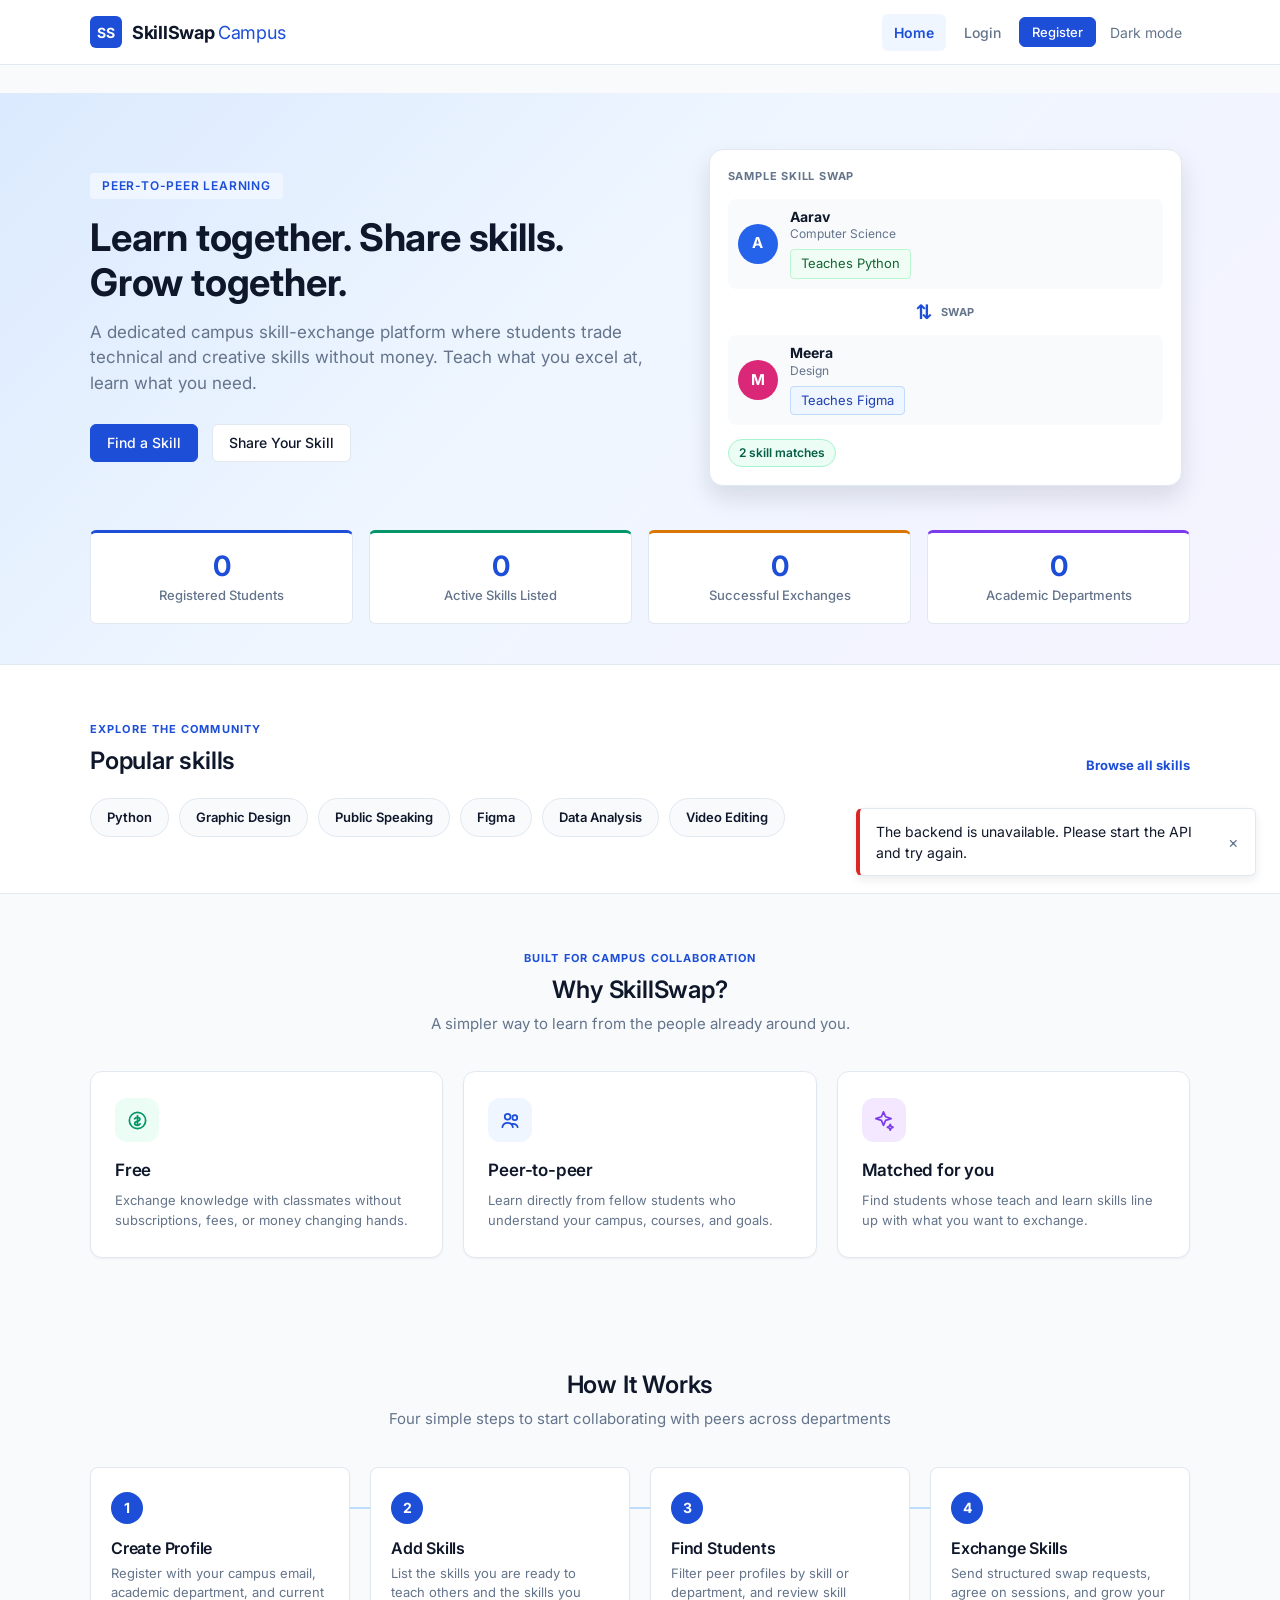
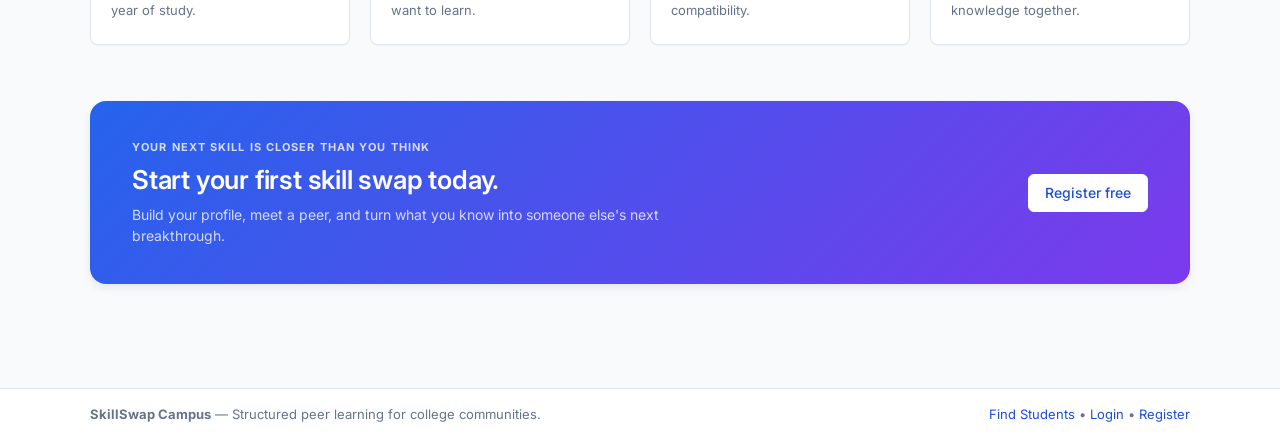
<file: index.html>
<!DOCTYPE html>
<html lang="en">
<head>
  <meta charset="UTF-8">
  <meta name="viewport" content="width=device-width, initial-scale=1.0">
  <title>SkillSwap Campus - College Student Skill-Exchange Platform</title>
  <link rel="stylesheet" href="css/style.css">
</head>
<body>

  <!-- Top Navigation Bar -->
  <header class="site-header">
    <div id="navbar-container"></div>
  </header>

  <!-- Main Content -->
  <main class="main-content">
    <!-- Hero Section -->
    <section class="hero-section">
      <div class="container">
        <div class="hero-grid">
          <div class="hero-copy">
            <span class="hero-tag">Peer-to-Peer Learning</span>
            <h1 class="hero-title">Learn together. Share skills. Grow together.</h1>
            <p class="hero-description">
              A dedicated campus skill-exchange platform where students trade technical and creative skills without money. Teach what you excel at, learn what you need.
            </p>
            <div class="hero-actions">
              <a href="find-students.html" class="btn btn-primary">Find a Skill</a>
              <a href="register.html" class="btn btn-secondary">Share Your Skill</a>
            </div>
          </div>

          <!-- Illustrative swap preview (sample data, not live) -->
          <div class="hero-visual" aria-hidden="true">
            <div class="swap-mock">
              <div class="swap-mock-label">Sample skill swap</div>
              <div class="swap-mock-person">
                <div class="swap-mock-avatar" style="background:#2563eb">A</div>
                <div>
                  <strong>Aarav</strong>
                  <small>Computer Science</small>
                  <span class="skill-tag skill-tag-teach">Teaches Python</span>
                </div>
              </div>
              <div class="swap-mock-arrows">&#8645; <span>swap</span></div>
              <div class="swap-mock-person">
                <div class="swap-mock-avatar" style="background:#db2777">M</div>
                <div>
                  <strong>Meera</strong>
                  <small>Design</small>
                  <span class="skill-tag skill-tag-learn">Teaches Figma</span>
                </div>
              </div>
              <span class="swap-mock-badge">2 skill matches</span>
            </div>
          </div>
        </div>

        <!-- Platform statistics from current local data -->
        <div class="stats-grid" id="stats-grid">
          <div class="stat-card">
            <div class="stat-value" id="stat-students">0</div>
            <div class="stat-label">Registered Students</div>
          </div>
          <div class="stat-card">
            <div class="stat-value" id="stat-skills">0</div>
            <div class="stat-label">Active Skills Listed</div>
          </div>
          <div class="stat-card">
            <div class="stat-value" id="stat-exchanges">0</div>
            <div class="stat-label">Successful Exchanges</div>
          </div>
          <div class="stat-card">
            <div class="stat-value" id="stat-departments">0</div>
            <div class="stat-label">Academic Departments</div>
          </div>
        </div>
      </div>
    </section>

    <!-- Popular Skills -->
    <section class="popular-skills-section">
      <div class="container">
        <div class="section-header section-header-inline">
          <div>
            <span class="section-eyebrow">Explore the community</span>
            <h2 class="section-title">Popular skills</h2>
          </div>
          <a href="find-students.html" class="text-link">Browse all skills</a>
        </div>
        <div class="skill-chip-row" aria-label="Popular skills">
          <a href="find-students.html?q=Python" class="landing-skill-chip">Python</a>
          <a href="find-students.html?q=Graphic%20Design" class="landing-skill-chip">Graphic Design</a>
          <a href="find-students.html?q=Public%20Speaking" class="landing-skill-chip">Public Speaking</a>
          <a href="find-students.html?q=Figma" class="landing-skill-chip">Figma</a>
          <a href="find-students.html?q=Data%20Analysis" class="landing-skill-chip">Data Analysis</a>
          <a href="find-students.html?q=Video%20Editing" class="landing-skill-chip">Video Editing</a>
        </div>
      </div>
    </section>

    <!-- Why SkillSwap -->
    <section class="why-skillswap-section">
      <div class="container">
        <div class="section-header">
          <span class="section-eyebrow">Built for campus collaboration</span>
          <h2 class="section-title">Why SkillSwap?</h2>
          <p class="section-subtitle">A simpler way to learn from the people already around you.</p>
        </div>
        <div class="why-skillswap-grid">
          <article class="why-card">
            <div class="why-card-icon why-card-icon-green" aria-hidden="true">
              <svg viewBox="0 0 24 24"><circle cx="12" cy="12" r="8.5"></circle><path d="M12 7v10M9 10.2c.5-1 1.4-1.5 2.8-1.5 1.7 0 2.7.8 2.7 2 0 1.3-1 1.8-2.7 2.2-1.7.4-2.7.9-2.7 2.1 0 1.2 1 2 2.7 2 1.4 0 2.4-.5 2.9-1.5"></path></svg>
            </div>
            <h3>Free</h3>
            <p>Exchange knowledge with classmates without subscriptions, fees, or money changing hands.</p>
          </article>
          <article class="why-card">
            <div class="why-card-icon why-card-icon-blue" aria-hidden="true">
              <svg viewBox="0 0 24 24"><circle cx="9" cy="8" r="3"></circle><circle cx="16.5" cy="9" r="2.5"></circle><path d="M3.5 19c.6-3 2.4-4.5 5.5-4.5s4.9 1.5 5.5 4.5M14 15.5c2.8-.2 4.8 1 5.5 3.5"></path></svg>
            </div>
            <h3>Peer-to-peer</h3>
            <p>Learn directly from fellow students who understand your campus, courses, and goals.</p>
          </article>
          <article class="why-card">
            <div class="why-card-icon why-card-icon-violet" aria-hidden="true">
              <svg viewBox="0 0 24 24"><path d="m12 3 2.2 5.1L20 10l-5.8 1.9L12 17l-2.2-5.1L4 10l5.8-1.9L12 3Z"></path><path d="m19 16 .8 1.9L22 19l-2.2 1.1L19 22l-.8-1.9L16 19l2.2-1.1L19 16Z"></path></svg>
            </div>
            <h3>Matched for you</h3>
            <p>Find students whose teach and learn skills line up with what you want to exchange.</p>
          </article>
        </div>
      </div>
    </section>

    <!-- How It Works Section -->
    <section class="how-it-works-section">
      <div class="container">
        <div class="section-header">
          <h2 class="section-title">How It Works</h2>
          <p class="section-subtitle">Four simple steps to start collaborating with peers across departments</p>
        </div>

        <div class="steps-grid landing-timeline">
          <div class="step-card">
            <div class="step-number">1</div>
            <h3 class="step-title">Create Profile</h3>
            <p class="step-desc">Register with your campus email, academic department, and current year of study.</p>
          </div>

          <div class="step-card">
            <div class="step-number">2</div>
            <h3 class="step-title">Add Skills</h3>
            <p class="step-desc">List the skills you are ready to teach others and the skills you want to learn.</p>
          </div>

          <div class="step-card">
            <div class="step-number">3</div>
            <h3 class="step-title">Find Students</h3>
            <p class="step-desc">Filter peer profiles by skill or department, and review skill compatibility.</p>
          </div>

          <div class="step-card">
            <div class="step-number">4</div>
            <h3 class="step-title">Exchange Skills</h3>
            <p class="step-desc">Send structured swap requests, agree on sessions, and grow your knowledge together.</p>
          </div>
        </div>
      </div>
    </section>

    <!-- Final call to action -->
    <section class="landing-cta-section">
      <div class="container">
        <div class="landing-cta">
          <div>
            <span class="section-eyebrow">Your next skill is closer than you think</span>
            <h2>Start your first skill swap today.</h2>
            <p>Build your profile, meet a peer, and turn what you know into someone else's next breakthrough.</p>
          </div>
          <a href="register.html" class="btn btn-light">Register free</a>
        </div>
      </div>
    </section>
  </main>

  <!-- Footer -->
  <footer class="site-footer">
    <div class="container footer-content">
      <div>
        <strong>SkillSwap Campus</strong> &mdash; Structured peer learning for college communities.
      </div>
      <div>
        <a href="find-students.html">Find Students</a> &bull;
        <a href="login.html">Login</a> &bull;
        <a href="register.html">Register</a>
      </div>
    </div>
  </footer>

  <!-- Scripts -->
  <script src="js/api.js"></script>
  <script src="js/app.js"></script>
  <script>
    document.addEventListener("DOMContentLoaded", async () => {
      try {
        const stats = await getStats();
        document.getElementById("stat-students").textContent = stats.students;
        document.getElementById("stat-skills").textContent = stats.skills;
        document.getElementById("stat-exchanges").textContent = stats.exchanges;
        document.getElementById("stat-departments").textContent = stats.departments;
      } catch (error) {
        showToast(error.message, "error");
      }
    });
  </script>
</body>
</html>
</file>
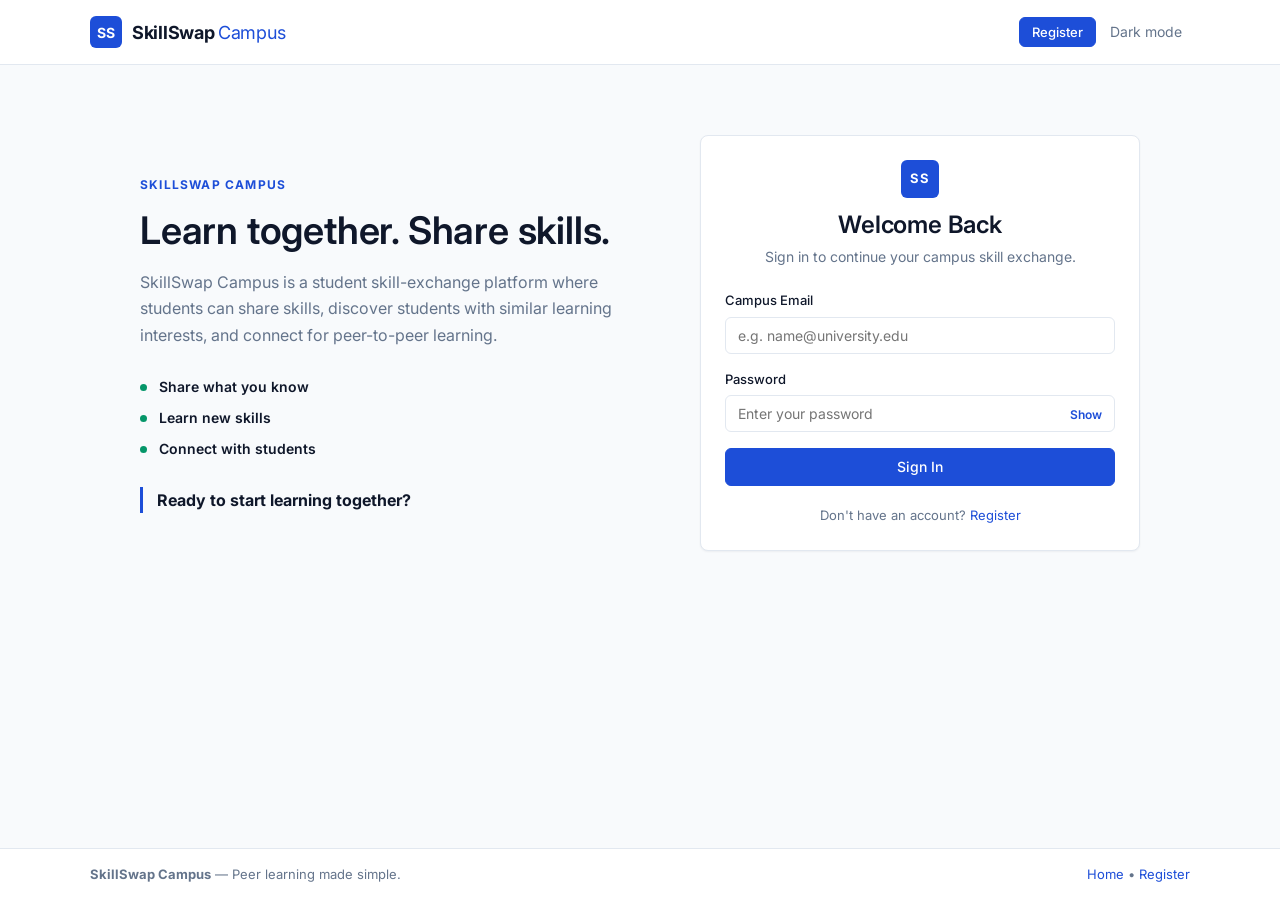
<file: admin.html>
<!DOCTYPE html>
<html lang="en">
<head>
  <meta charset="UTF-8">
  <meta name="viewport" content="width=device-width, initial-scale=1.0">
  <title>Admin Dashboard - SkillSwap Campus</title>
  <link rel="icon" href="data:image/svg+xml,%3Csvg xmlns='http://www.w3.org/2000/svg' viewBox='0 0 32 32'%3E%3Crect width='32' height='32' rx='7' fill='%231d4ed8'/%3E%3Ctext x='16' y='22' font-family='Arial,sans-serif' font-size='15' font-weight='700' text-anchor='middle' fill='white'%3ESS%3C/text%3E%3C/svg%3E">
  <link rel="stylesheet" href="css/style.css">
</head>
<body class="admin-page">

  <!-- Top Navigation Bar -->
  <header class="site-header">
    <div id="navbar-container"></div>
  </header>

  <!-- Main Content -->
  <main class="main-content">
    <div class="container">
      
      <!-- Page Header -->
      <div class="page-header">
        <div class="page-header-row">
          <div>
            <h1 class="page-title">Admin Dashboard</h1>
            <p class="page-description">Overview of campus activity, student user directory, and skills catalog management.</p>
          </div>
        </div>
      </div>

      <!-- Platform Metrics -->
      <div class="stats-grid admin-stats-grid">
        <div class="stat-card admin-stat-students">
          <div class="stat-value" id="admin-stat-students">0</div>
          <div class="stat-label">Total Students</div>
        </div>
        <div class="stat-card admin-stat-skills">
          <div class="stat-value" id="admin-stat-skills">0</div>
          <div class="stat-label">Total Skills Listed</div>
        </div>
        <div class="stat-card admin-stat-requests">
          <div class="stat-value" id="admin-stat-requests">0</div>
          <div class="stat-label">Total Requests</div>
          <div class="admin-stat-detail" id="admin-requests-breakdown">0 pending</div>
        </div>
        <div class="stat-card admin-stat-state">
          <div class="stat-value">Active</div>
          <div class="stat-label">Platform State</div>
        </div>
      </div>

      <!-- Management Sections Grid -->
      <div class="admin-management-sections">
        
        <!-- Students Directory Management -->
        <div class="card" id="admin-students">
          <div class="card-header admin-section-header">
            <div>
              <h2 class="card-title">Student Directory</h2>
              <p class="form-help">Manage active student accounts across departments.</p>
            </div>
            <label class="admin-search">
              <span class="sr-only">Search students</span>
              <svg viewBox="0 0 24 24" aria-hidden="true"><circle cx="11" cy="11" r="6.5"></circle><path d="m16 16 4.5 4.5"></path></svg>
              <input type="search" id="admin-student-search" class="form-input" placeholder="Search students" autocomplete="off">
            </label>
          </div>
          
          <div class="table-responsive admin-table-wrap">
            <table class="data-table" aria-label="Students Directory">
              <thead>
                <tr>
                  <th>Student</th>
                  <th>Department</th>
                  <th>Year</th>
                  <th>Role</th>
                  <th>Actions</th>
                </tr>
              </thead>
              <tbody id="admin-students-tbody">
                <!-- Rendered via JS -->
              </tbody>
            </table>
          </div>
        </div>

        <!-- Skills Catalog Management -->
        <div class="card" id="admin-skills">
          <div class="card-header admin-section-header">
            <div>
              <h2 class="card-title">Skills Catalog</h2>
              <p class="form-help">Manage the global database of skills available for student selection.</p>
            </div>
          </div>

          <!-- Add New Skill Form -->
          <form id="admin-add-skill-form" class="admin-add-skill-form">
            <input 
              type="text" 
              id="admin-new-skill-input" 
              class="form-input" 
              aria-label="New skill name" 
              placeholder="e.g. Kotlin, Machine Learning, Tableau" 
              required
            >
            <button type="submit" class="btn btn-primary">Add Skill</button>
          </form>

          <div class="table-responsive admin-table-wrap">
            <table class="data-table" aria-label="Skills Catalog">
              <thead>
                <tr>
                  <th>Skill Name</th>
                  <th>Students Teaching</th>
                  <th>Students Learning</th>
                  <th>Actions</th>
                </tr>
              </thead>
              <tbody id="admin-skills-tbody">
                <!-- Rendered via JS -->
              </tbody>
            </table>
          </div>
        </div>

      </div>
    </div>
  </main>

  <!-- Footer -->
  <footer class="site-footer">
    <div class="container footer-content">
      <div><strong>SkillSwap Campus</strong> &mdash; Structured peer learning.</div>
      <div>
        <a href="admin.html">Admin Dashboard</a> &bull;
        <a href="index.html">Home</a>
      </div>
    </div>
  </footer>

  <!-- Scripts -->
  <script src="js/api.js"></script>
  <script src="js/app.js"></script>
  <script src="js/admin.js"></script>
</body>
</html>
</file>
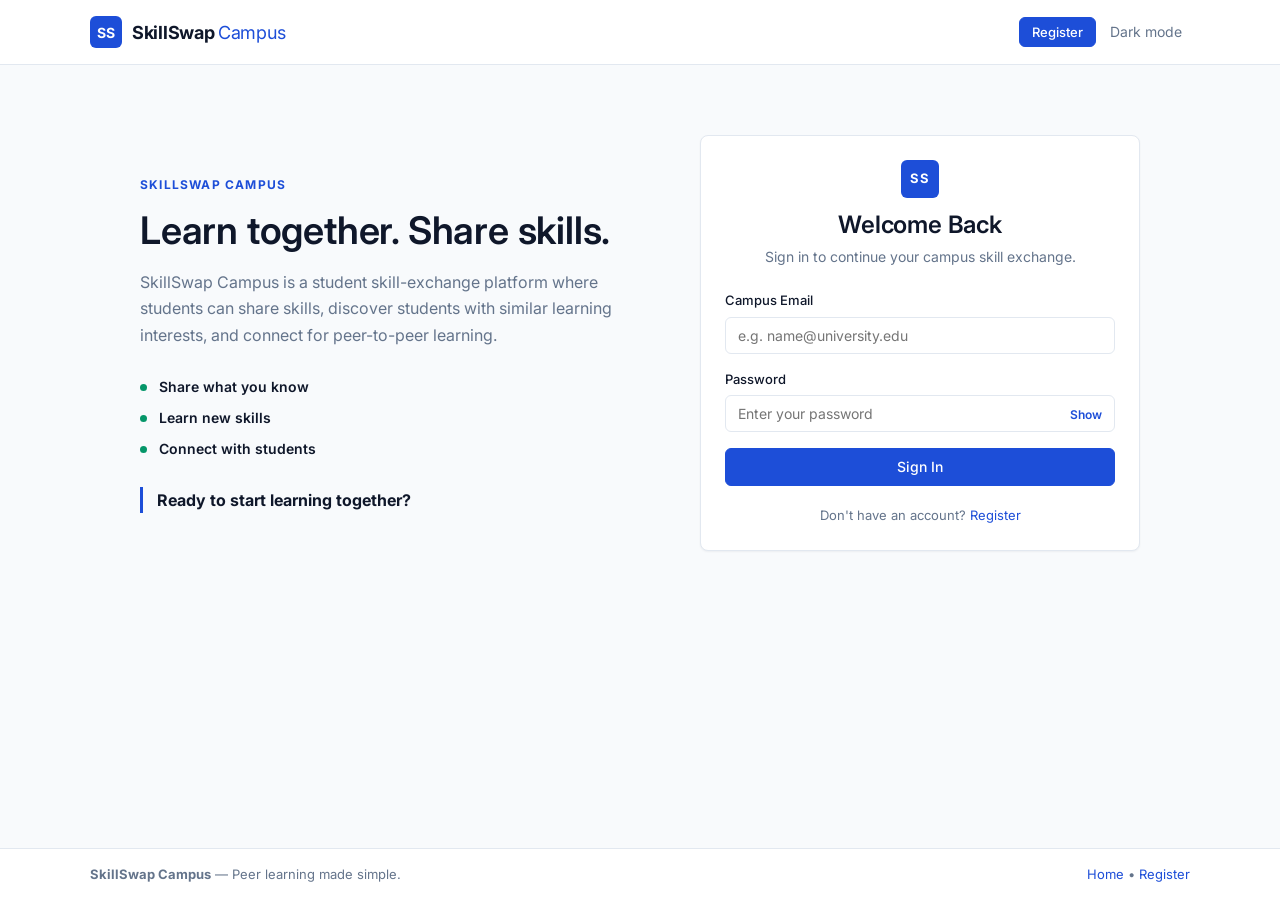
<file: dashboard.html>
<!DOCTYPE html>
<html lang="en">
<head>
  <meta charset="UTF-8">
  <meta name="viewport" content="width=device-width, initial-scale=1.0">
  <title>Student Dashboard - SkillSwap Campus</title>
  <link rel="icon" href="data:image/svg+xml,%3Csvg xmlns='http://www.w3.org/2000/svg' viewBox='0 0 32 32'%3E%3Crect width='32' height='32' rx='7' fill='%231d4ed8'/%3E%3Ctext x='16' y='22' font-family='Arial,sans-serif' font-size='15' font-weight='700' text-anchor='middle' fill='white'%3ESS%3C/text%3E%3C/svg%3E">
  <link rel="stylesheet" href="css/style.css">

</head>
<body class="dashboard-page">
  <header class="site-header">
    <div id="navbar-container"></div>
  </header>

  <main class="main-content">
    <div class="container dashboard-container">
      <section class="dashboard-greeting-banner">
        <div>
          <span class="dashboard-eyebrow">Your skill exchange space</span>
          <h1 id="welcome-title">Welcome back!</h1>
          <p>Share what you know, discover what you can learn, and make your next connection.</p>
        </div>
        <a href="find-students.html" class="btn dashboard-banner-button">Find students</a>
      </section>

      <div class="dashboard-stat-grid">
        <article class="dashboard-stat-tile">
          <span class="dashboard-stat-icon stat-icon-purple">✦</span>
          <div><strong id="dashboard-match-count">0</strong><span>Potential matches</span></div>
        </article>
        <article class="dashboard-stat-tile">
          <span class="dashboard-stat-icon stat-icon-amber">◷</span>
          <div><strong id="pending-count-badge" class="dashboard-stat-value">0</strong><span>Pending requests</span></div>
        </article>
        <article class="dashboard-stat-tile">
          <span class="dashboard-stat-icon stat-icon-green">↗</span>
          <div><strong id="connections-count-badge" class="dashboard-stat-value">0</strong><span>Connections</span></div>
        </article>
      </div>

      <div class="dashboard-skills-profile">
        <section class="dashboard-skill-cards">
          <div class="dashboard-section-heading">
            <div>
              <span class="section-kicker">Your skills</span>
              <h2 class="dashboard-section-title">Ready to exchange?</h2>
            </div>
            <button type="button" class="btn btn-primary btn-sm" id="btn-open-add-skill">+ Add Skill</button>
          </div>
          <div class="dashboard-skill-grid">
            <article class="dashboard-skill-card dashboard-skill-teach">
              <div class="dashboard-skill-card-heading"><span class="dashboard-skill-icon">↗</span><h3>Can Teach</h3></div>
              <div class="skill-tag-group" id="dashboard-teach-skills"></div>
            </article>
            <article class="dashboard-skill-card dashboard-skill-learn">
              <div class="dashboard-skill-card-heading"><span class="dashboard-skill-icon">⌁</span><h3>Want to Learn</h3></div>
              <div class="skill-tag-group" id="dashboard-learn-skills"></div>
            </article>
          </div>
        </section>

        <aside class="card dashboard-profile-card profile-summary-box">
          <div class="profile-summary-heading">
            <div class="profile-avatar-large" id="summary-avatar">S</div>
            <div>
              <h2 class="profile-name" id="summary-name">Student Name</h2>
              <div class="profile-dept" id="summary-dept">Department &bull; Year</div>
            </div>
          </div>
          <span id="summary-email" hidden></span>
          <p class="form-help" id="summary-bio"></p>
          <a href="profile.html" class="btn btn-secondary btn-sm btn-block">View profile</a>
        </aside>
      </div>

      <section class="dashboard-section-block">
        <div class="section-heading-row section-heading-row-compact">
          <div>
            <span class="section-kicker">Exchange opportunities</span>
            <h2 class="dashboard-section-title">Potential Skill Matches</h2>
          </div>
          <a href="find-students.html" class="btn-text btn-sm">Browse students</a>
        </div>
        <div class="potential-match-grid dashboard-match-grid" id="dashboard-potential-matches"></div>
      </section>

      <section class="dashboard-section-block dashboard-recent-section">
        <div class="section-heading-row section-heading-row-compact">
          <div>
            <span class="section-kicker">Stay up to date</span>
            <h2 class="dashboard-section-title">Recent requests</h2>
          </div>
          <a href="requests.html" class="btn-text btn-sm">View all</a>
        </div>
        <div class="dashboard-recent-grid">
          <section class="card dashboard-status-card">
            <div class="card-header"><h3 class="card-title">Pending</h3></div>
            <div class="requests-list" id="dashboard-pending-requests"></div>
          </section>
          <section class="card dashboard-status-card">
            <div class="card-header"><h3 class="card-title">Connections</h3></div>
            <div class="requests-list" id="dashboard-connections"></div>
          </section>
        </div>
      </section>

      <section class="dashboard-section-block dashboard-recommended-section" hidden>
        <div class="recommended-list" id="dashboard-recommended-students"></div>
      </section>
    </div>
  </main>

  <div class="modal-overlay" id="add-skill-modal" role="dialog" aria-modal="true" aria-labelledby="modal-skill-title">
    <div class="modal-box">
      <div class="modal-header">
        <h3 class="modal-title" id="modal-skill-title">Add a Skill</h3>
        <button type="button" class="modal-close" id="btn-close-modal" aria-label="Close modal">&times;</button>
      </div>
      <form id="add-skill-form">
        <div class="modal-body">
          <div class="form-group">
            <span class="form-label" id="skill-type-label">Skill Category</span>
            <div style="display: flex; gap: 20px; margin-top: 6px;" role="radiogroup" aria-labelledby="skill-type-label">
              <label style="display: flex; align-items: center; gap: 6px; font-size: 14px; cursor: pointer;">
                <input type="radio" name="skillType" value="teach" checked>
                I can teach this
              </label>
              <label style="display: flex; align-items: center; gap: 6px; font-size: 14px; cursor: pointer;">
                <input type="radio" name="skillType" value="learn">
                I want to learn this
              </label>
            </div>
          </div>
          <div class="form-group">
            <label for="skill-selection" class="form-label">Select Skill</label>
            <select id="skill-selection" class="form-select" required></select>
          </div>
          <div class="form-group" id="custom-skill-group" style="display: none;">
            <label for="custom-skill-name" class="form-label">Custom Skill Name</label>
            <input type="text" id="custom-skill-name" class="form-input" placeholder="e.g. Flutter, Git, Figma">
          </div>
        </div>
        <div class="modal-footer">
          <button type="button" class="btn btn-secondary" id="btn-cancel-modal">Cancel</button>
          <button type="submit" class="btn btn-primary">Add to Profile</button>
        </div>
      </form>
    </div>
  </div>

  <footer class="site-footer">
    <div class="container footer-content">
      <div><strong>SkillSwap Campus</strong> &mdash; Peer learning made simple.</div>
      <div>
        <a href="dashboard.html">Dashboard</a> &bull;
        <a href="find-students.html">Find Students</a> &bull;
        <a href="requests.html">Requests</a>
      </div>
    </div>
  </footer>

  <script src="js/api.js"></script>
  <script src="js/app.js"></script>
  <script src="js/dashboard.js"></script>
</body>
</html>
</file>
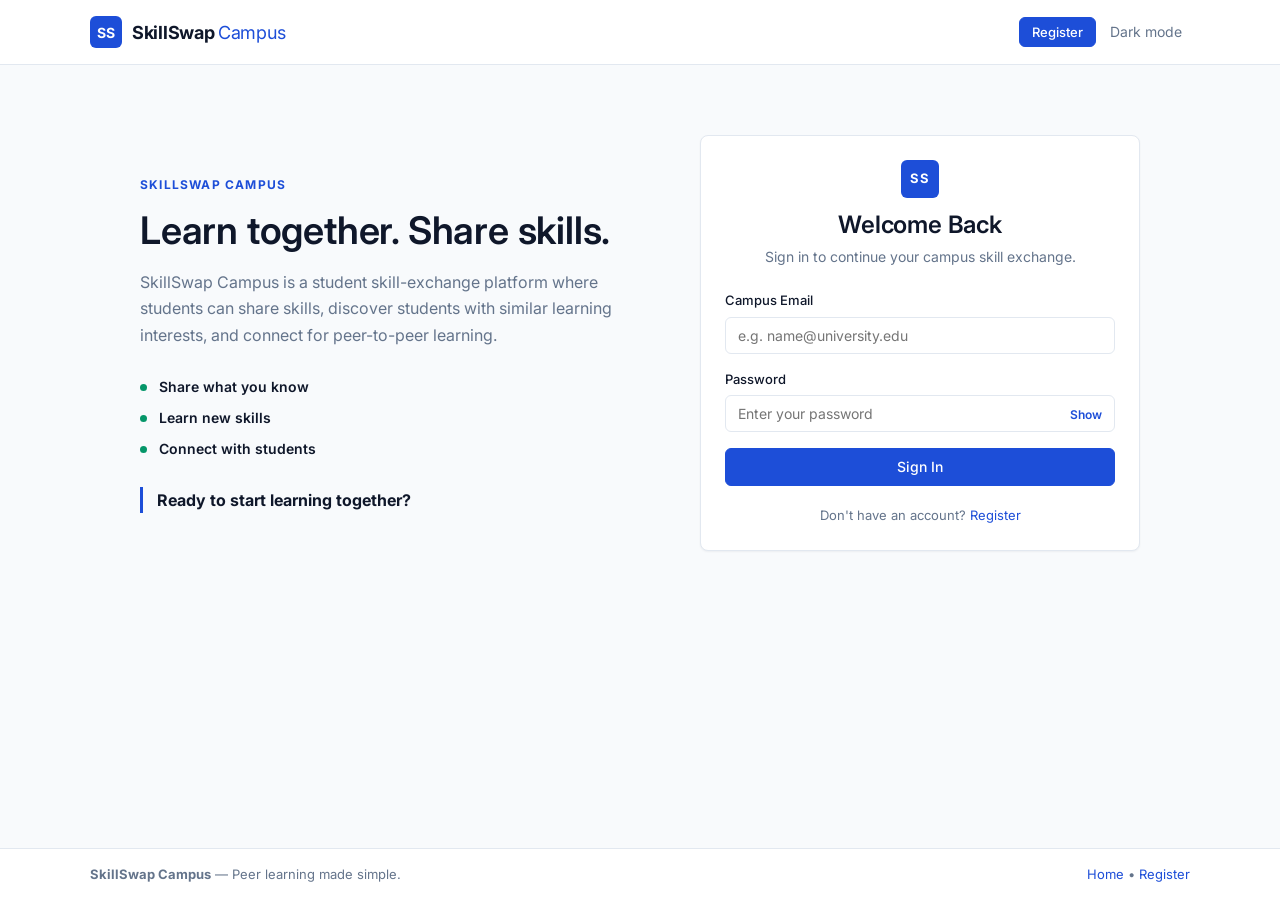
<file: find-students.html>
<!DOCTYPE html>
<html lang="en">
<head>
  <meta charset="UTF-8">
  <meta name="viewport" content="width=device-width, initial-scale=1.0">
  <title>Find Students - SkillSwap Campus</title>
  <link rel="icon" href="data:image/svg+xml,%3Csvg xmlns='http://www.w3.org/2000/svg' viewBox='0 0 32 32'%3E%3Crect width='32' height='32' rx='7' fill='%231d4ed8'/%3E%3Ctext x='16' y='22' font-family='Arial,sans-serif' font-size='15' font-weight='700' text-anchor='middle' fill='white'%3ESS%3C/text%3E%3C/svg%3E">
  <link rel="stylesheet" href="css/style.css">
</head>
<body class="find-students-page">

  <!-- Top Navigation Bar -->
  <header class="site-header">
    <div id="navbar-container"></div>
  </header>

  <!-- Main Content -->
  <main class="main-content">
    <div class="container">
      
      <!-- Page Header -->
      <div class="directory-hero">
        <h1 class="page-title">Find Students</h1>
        <p class="page-description">Connect with peers, exchange knowledge, and grow together.</p>
      </div>

      <!-- Search & Filters Bar -->
      <div class="card search-filter-card">
        <div class="filters-row">
          <div class="directory-search">
            <label class="sr-only" for="search-input">Search by name or skill</label>
            <svg viewBox="0 0 24 24" aria-hidden="true"><circle cx="10.8" cy="10.8" r="6.8"></circle><path d="m16 16 4.5 4.5"></path></svg>
            <input
              type="text" 
              id="search-input" 
              class="form-input"
              placeholder="Search by name, department, or skill"
              autocomplete="off"
            >
          </div>

          <div class="directory-filter-chip">
            <label for="filter-skill">Skill</label>
            <select id="filter-skill" class="form-select">
              <!-- Populated via JS -->
            </select>
          </div>

          <div class="directory-filter-chip">
            <label for="filter-department">Department</label>
            <select id="filter-department" class="form-select">
              <!-- Populated via JS -->
            </select>
          </div>

          <div class="filter-actions">
            <button type="button" class="directory-clear-link" id="btn-clear-filters" hidden>Clear filters</button>
          </div>
        </div>
      </div>

      <!-- Results Count -->
      <div class="directory-results-meta" id="results-count" role="status" aria-live="polite">
        Loading students...
      </div>

      <!-- Students Grid -->
      <div class="students-grid directory-skeleton-grid" id="directory-skeleton-grid" aria-hidden="true">
        <div class="student-skeleton-card"><span></span><div></div><i></i><i></i></div>
        <div class="student-skeleton-card"><span></span><div></div><i></i><i></i></div>
        <div class="student-skeleton-card"><span></span><div></div><i></i><i></i></div>
        <div class="student-skeleton-card"><span></span><div></div><i></i><i></i></div>
        <div class="student-skeleton-card"><span></span><div></div><i></i><i></i></div>
        <div class="student-skeleton-card"><span></span><div></div><i></i><i></i></div>
      </div>
      <div class="students-grid" id="students-grid" hidden>
        <!-- Rendered via JS -->
      </div>
      <nav class="directory-pagination" id="directory-pagination" aria-label="Student results pages"></nav>

    </div>
  </main>

  <!-- Send Request Modal -->
  <div class="modal-overlay" id="send-request-modal" role="dialog" aria-modal="true" aria-labelledby="modal-req-title">
    <div class="modal-box">
      <div class="modal-header">
        <h3 class="modal-title" id="modal-req-title">Send Skill Exchange Request</h3>
        <button type="button" class="modal-close" id="btn-close-request-modal" aria-label="Close modal">&times;</button>
      </div>
      <form id="send-request-modal-form">
        <div class="modal-body">
          <p style="font-size: 14px; margin-bottom: 16px;">
            Propose a skill exchange with <strong id="modal-request-receiver-name">Student</strong>:
          </p>

          <div class="form-group">
            <label for="request-skill-wanted" class="form-label">Skill you want to learn from them</label>
            <select id="request-skill-wanted" class="form-select">
              <!-- Populated via JS based on target's skillsTeach -->
            </select>
          </div>

          <div class="form-group">
            <label for="request-skill-offered" class="form-label">Skill you offer to teach them</label>
            <select id="request-skill-offered" class="form-select">
              <!-- Populated via JS based on current user's skillsTeach -->
            </select>
          </div>
        </div>
        <div class="modal-footer">
          <button type="button" class="btn btn-secondary" id="btn-cancel-request-modal">Cancel</button>
          <button type="submit" class="btn btn-primary">Send Request</button>
        </div>
      </form>
    </div>
  </div>

  <!-- Footer -->
  <footer class="site-footer">
    <div class="container footer-content">
      <div><strong>SkillSwap Campus</strong> &mdash; Peer learning made simple.</div>
      <div>
        <a href="dashboard.html">Dashboard</a> &bull;
        <a href="profile.html">My Profile</a> &bull;
        <a href="requests.html">Requests</a>
      </div>
    </div>
  </footer>

  <!-- Scripts -->
  <script src="js/api.js"></script>
  <script src="js/app.js"></script>
  <script src="js/find-students.js"></script>
</body>
</html>
</file>
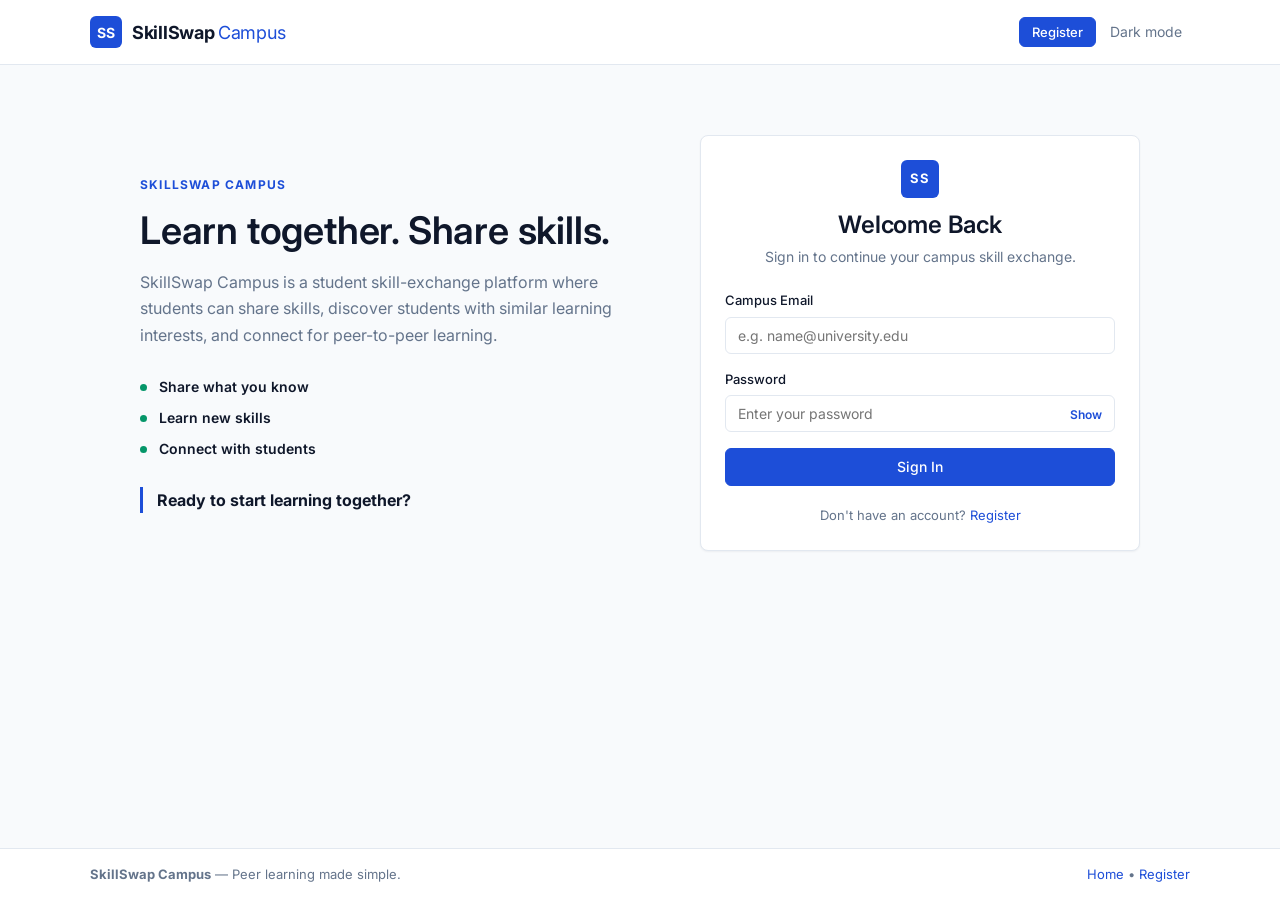
<file: login.html>
<!DOCTYPE html>
<html lang="en">
<head>
  <meta charset="UTF-8">
  <meta name="viewport" content="width=device-width, initial-scale=1.0">
  <title>Login - SkillSwap Campus</title>
  <link rel="icon" href="data:image/svg+xml,%3Csvg xmlns='http://www.w3.org/2000/svg' viewBox='0 0 32 32'%3E%3Crect width='32' height='32' rx='7' fill='%231d4ed8'/%3E%3Ctext x='16' y='22' font-family='Arial,sans-serif' font-size='15' font-weight='700' text-anchor='middle' fill='white'%3ESS%3C/text%3E%3C/svg%3E">
  <link rel="stylesheet" href="css/style.css">
</head>
<body>

  <!-- Top Navigation Bar -->
  <header class="site-header">
    <div id="navbar-container"></div>
  </header>

  <!-- Main Content -->
  <main class="main-content">
    <div class="container auth-wrapper">
      <div class="auth-intro">
        <span class="auth-eyebrow">SkillSwap Campus</span>
        <h1>Learn together. Share skills.</h1>
        <p>SkillSwap Campus is a student skill-exchange platform where students can share skills, discover students with similar learning interests, and connect for peer-to-peer learning.</p>
        <ul class="benefit-list">
          <li>Share what you know</li>
          <li>Learn new skills</li>
          <li>Connect with students</li>
        </ul>
        <p class="auth-callout">Ready to start learning together?</p>
      </div>

      <div class="auth-card">
        <div class="auth-header">
          <span class="auth-brand-mark">SS</span>
          <h2 class="auth-title">Welcome Back</h2>
          <p class="page-description">Sign in to continue your campus skill exchange.</p>
        </div>

        <form id="login-form" novalidate>
          <div id="login-error" class="form-error" role="alert"></div>

          <div class="form-group">
            <label for="login-email" class="form-label">Campus Email</label>
            <input 
              type="email" 
              id="login-email" 
              name="email" 
              class="form-input" 
              placeholder="e.g. name@university.edu" 
              required
              autocomplete="email"
            >
          </div>

          <div class="form-group">
            <label for="login-password" class="form-label">Password</label>
            <div class="password-field">
              <input type="password" id="login-password" name="password" class="form-input" placeholder="Enter your password" required autocomplete="current-password">
              <button type="button" class="password-toggle" data-target="login-password" aria-pressed="false">Show</button>
            </div>
          </div>

          <button type="submit" class="btn btn-primary btn-block">Sign In</button>
        </form>

        <div class="auth-footer">
          Don't have an account? <a href="register.html">Register</a>
        </div>
      </div>
    </div>
  </main>

  <!-- Footer -->
  <footer class="site-footer">
    <div class="container footer-content">
      <div><strong>SkillSwap Campus</strong> &mdash; Peer learning made simple.</div>
      <div>
        <a href="index.html">Home</a> &bull;
        <a href="register.html">Register</a>
      </div>
    </div>
  </footer>

  <!-- Scripts -->
  <script src="js/api.js"></script>
  <script src="js/app.js"></script>
  <script src="js/auth.js"></script>
</body>
</html>
</file>
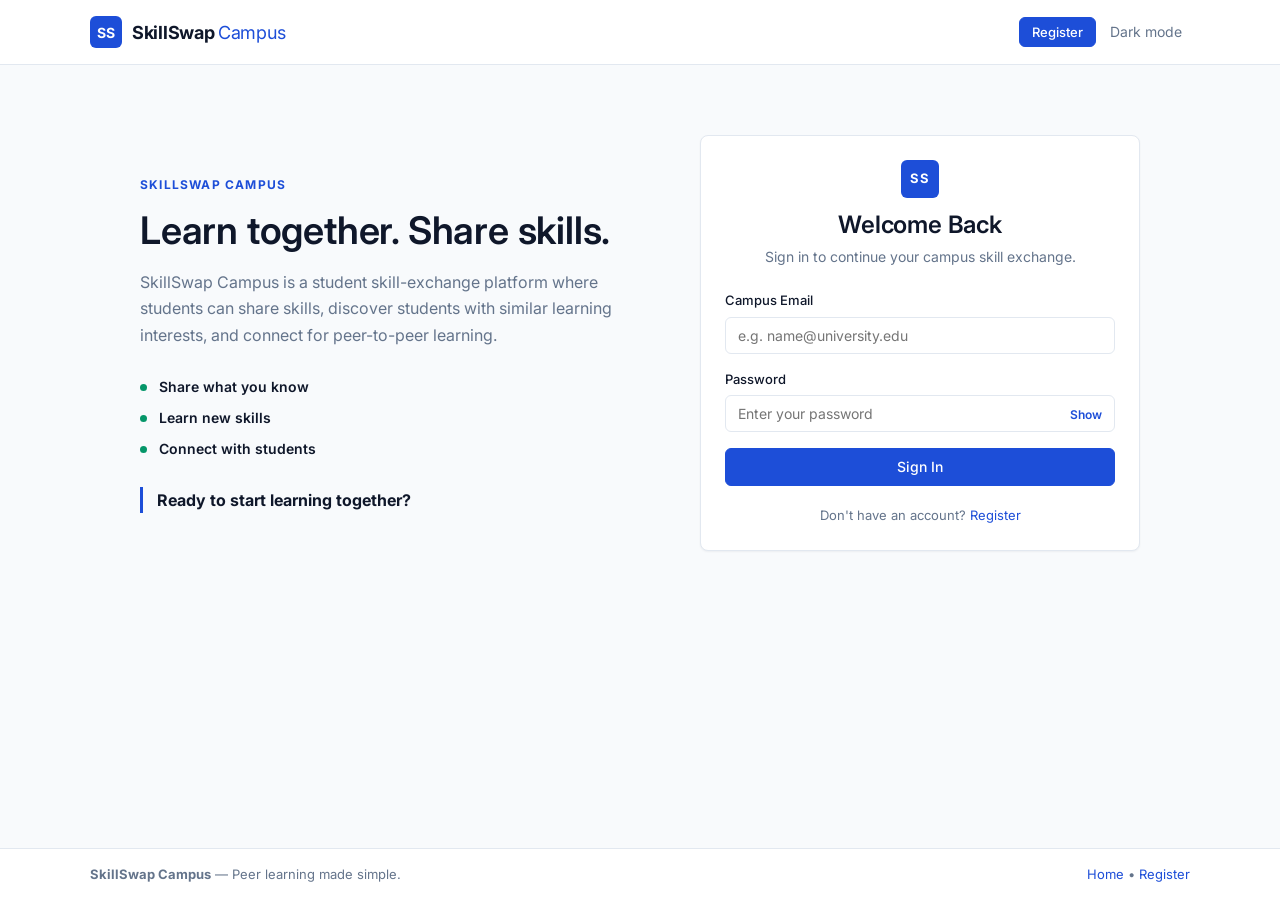
<file: profile.html>
<!DOCTYPE html>
<html lang="en">
<head>
  <meta charset="UTF-8">
  <meta name="viewport" content="width=device-width, initial-scale=1.0">
  <title>My Profile - SkillSwap Campus</title>
  <link rel="icon" href="data:image/svg+xml,%3Csvg xmlns='http://www.w3.org/2000/svg' viewBox='0 0 32 32'%3E%3Crect width='32' height='32' rx='7' fill='%231d4ed8'/%3E%3Ctext x='16' y='22' font-family='Arial,sans-serif' font-size='15' font-weight='700' text-anchor='middle' fill='white'%3ESS%3C/text%3E%3C/svg%3E">
  <link rel="stylesheet" href="css/style.css">

</head>
<body class="profile-page">

  <!-- Top Navigation Bar -->
  <header class="site-header">
    <div id="navbar-container"></div>
  </header>

  <!-- Main Content -->
  <main class="main-content">
    <div class="container">
      
      <div class="profile-cover-banner">
        <div class="profile-cover-content">
          <span class="profile-cover-kicker">Your learning identity</span>
          <h1>My Profile</h1>
          <p>Show campus peers what you can share and what you want to discover.</p>
        </div>
        <button type="button" class="btn profile-cover-button" id="btn-open-edit-profile">Edit Profile</button>
      </div>

      <div class="profile-layout">
        <section class="card profile-identity-card">
          <div class="profile-cover-avatar">
            <div class="profile-avatar-large" id="profile-header-avatar">S</div>
          </div>
          <div class="profile-identity-heading">
            <div>
              <h2 class="profile-name" id="profile-header-name">Student Name</h2>
              <div class="profile-dept" id="profile-header-dept">Department &bull; Year</div>
            </div>
          </div>
          <div class="exchange-status">Open to skill exchange</div>
          <p class="profile-bio-value profile-hero-bio" id="profile-view-bio"></p>
          <div class="profile-details-list">
            <div class="profile-detail-row">
              <span class="profile-detail-label">Campus Email</span>
              <span class="profile-detail-value" id="profile-view-email">-</span>
            </div>
            <div class="profile-detail-row">
              <span class="profile-detail-label">Department</span>
              <span class="profile-detail-value" id="profile-view-dept">-</span>
            </div>
            <div class="profile-detail-row">
              <span class="profile-detail-label">Academic Year</span>
              <span class="profile-detail-value" id="profile-view-year">-</span>
            </div>
          </div>
        </section>

        <section class="profile-skill-stack">
          <div class="card profile-skill-card teach-card">
            <div class="card-header">
              <div>
                <h3 class="card-title">Skills I Can Teach</h3>
                <p class="form-help skill-card-description">Share these skills with students looking to learn from you.</p>
              </div>
              <button type="button" class="btn btn-secondary btn-sm" id="btn-add-teach-skill">+ Add Skill</button>
            </div>
            <div class="skill-tag-group" id="profile-teach-skills"></div>
          </div>

          <div class="card profile-skill-card learn-card">
            <div class="card-header">
              <div>
                <h3 class="card-title">Skills I Want to Learn</h3>
                <p class="form-help skill-card-description">Show peers which skills you are ready to exchange for.</p>
              </div>
              <button type="button" class="btn btn-secondary btn-sm" id="btn-add-learn-skill">+ Add Skill</button>
            </div>
            <div class="skill-tag-group" id="profile-learn-skills"></div>
          </div>
        </section>
      </div>
    </div>
  </main>

  <!-- Edit Profile Modal -->
  <div class="modal-overlay" id="edit-profile-modal" role="dialog" aria-modal="true" aria-labelledby="modal-edit-title">
    <div class="modal-box">
      <div class="modal-header">
        <h3 class="modal-title" id="modal-edit-title">Edit Profile Information</h3>
        <button type="button" class="modal-close" id="btn-close-edit-modal" aria-label="Close modal">&times;</button>
      </div>
      <form id="edit-profile-form">
        <div class="modal-body">
          <div class="form-group">
            <label for="edit-name" class="form-label">Full Name</label>
            <input type="text" id="edit-name" class="form-input" required>
          </div>

          <div class="form-group">
            <label for="edit-department" class="form-label">Department</label>
            <select id="edit-department" class="form-select" required>
              <option value="Computer Science">Computer Science</option>
              <option value="Information Technology">Information Technology</option>
              <option value="Electronics">Electronics</option>
              <option value="Business Administration">Business Administration</option>
              <option value="Mechanical">Mechanical</option>
            </select>
          </div>

          <div class="form-group">
            <label for="edit-year" class="form-label">Year of Study</label>
            <select id="edit-year" class="form-select" required>
              <option value="1st Year">1st Year</option>
              <option value="2nd Year">2nd Year</option>
              <option value="3rd Year">3rd Year</option>
              <option value="4th Year">4th Year</option>
            </select>
          </div>

          <div class="form-group">
            <label for="edit-bio" class="form-label">Short Biography</label>
            <textarea id="edit-bio" class="form-textarea" placeholder="Tell other students about your interests and learning goals..."></textarea>
          </div>
        </div>
        <div class="modal-footer">
          <button type="button" class="btn btn-secondary" id="btn-cancel-edit-modal">Cancel</button>
          <button type="submit" class="btn btn-primary">Save Changes</button>
        </div>
      </form>
    </div>
  </div>

  <!-- Add Skill Modal -->
  <div class="modal-overlay" id="add-skill-modal" role="dialog" aria-modal="true" aria-labelledby="modal-skill-title">
    <div class="modal-box">
      <div class="modal-header">
        <h3 class="modal-title" id="modal-skill-title">Add Skill</h3>
        <button type="button" class="modal-close" id="btn-close-skill-modal" aria-label="Close modal">&times;</button>
      </div>
      <form id="add-skill-form">
        <div class="modal-body">
          <div class="form-group">
            <span class="form-label" id="skill-type-label">Skill Type</span>
            <div style="display: flex; gap: 20px; margin-top: 6px;" role="radiogroup" aria-labelledby="skill-type-label">
              <label style="display: flex; align-items: center; gap: 6px; font-size: 14px; cursor: pointer;">
                <input type="radio" name="skillType" value="teach" checked>
                Skills I Can Teach
              </label>
              <label style="display: flex; align-items: center; gap: 6px; font-size: 14px; cursor: pointer;">
                <input type="radio" name="skillType" value="learn">
                Skills I Want to Learn
              </label>
            </div>
          </div>

          <div class="form-group">
            <label for="skill-selection" class="form-label">Select Skill</label>
            <select id="skill-selection" class="form-select" required>
              <!-- Populated via JS -->
            </select>
          </div>

          <div class="form-group" id="custom-skill-group" style="display: none;">
            <label for="custom-skill-name" class="form-label">Custom Skill Name</label>
            <input type="text" id="custom-skill-name" class="form-input" placeholder="e.g. Flutter, Git, Figma">
          </div>
        </div>
        <div class="modal-footer">
          <button type="button" class="btn btn-secondary" id="btn-cancel-skill-modal">Cancel</button>
          <button type="submit" class="btn btn-primary">Add Skill</button>
        </div>
      </form>
    </div>
  </div>

  <!-- Footer -->
  <footer class="site-footer">
    <div class="container footer-content">
      <div><strong>SkillSwap Campus</strong> &mdash; Peer learning made simple.</div>
      <div>
        <a href="dashboard.html">Dashboard</a> &bull;
        <a href="find-students.html">Find Students</a> &bull;
        <a href="requests.html">Requests</a>
      </div>
    </div>
  </footer>

  <!-- Scripts -->
  <script src="js/api.js"></script>
  <script src="js/app.js"></script>
  <script src="js/profile.js"></script>
</body>
</html>
</file>
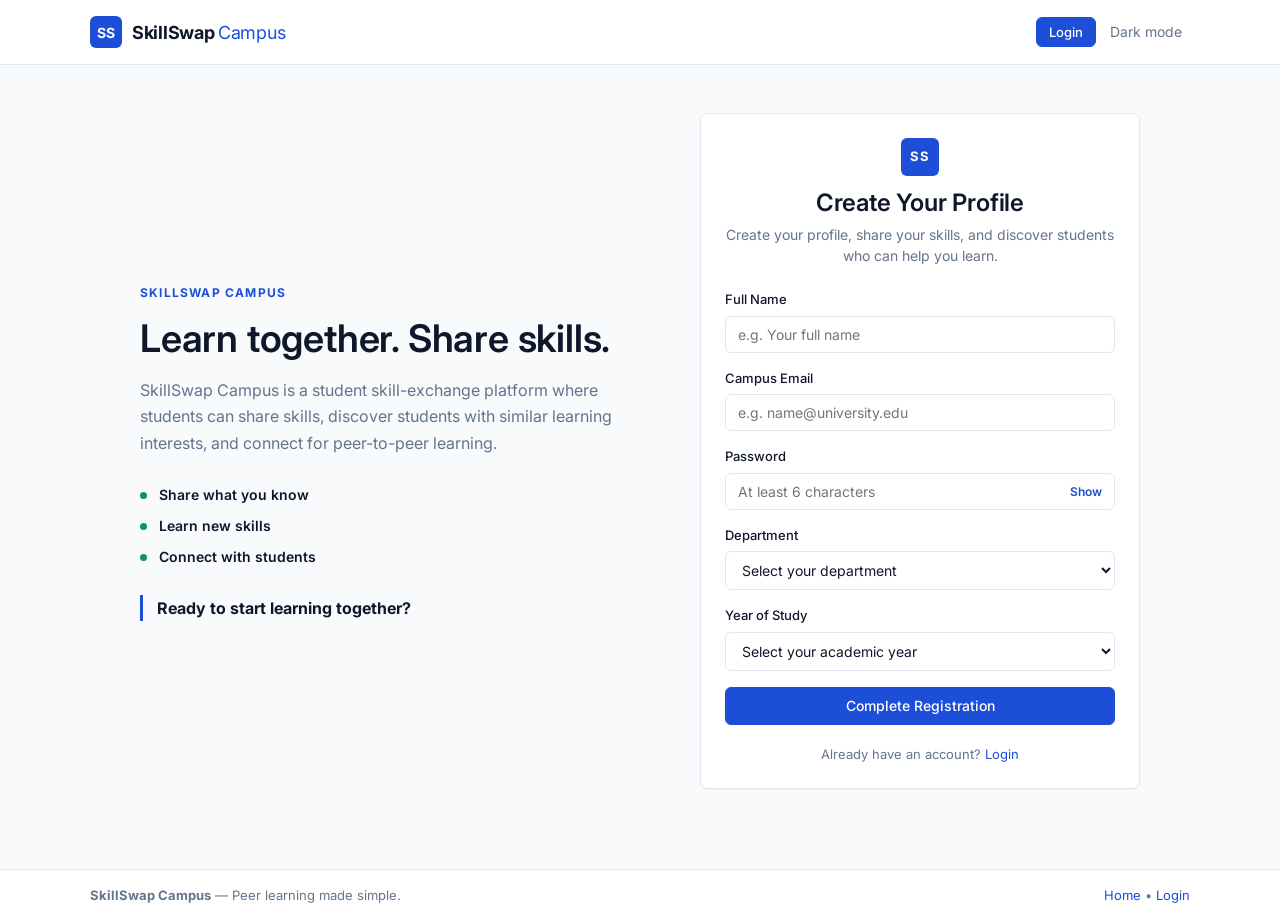
<file: register.html>
<!DOCTYPE html>
<html lang="en">
<head>
  <meta charset="UTF-8">
  <meta name="viewport" content="width=device-width, initial-scale=1.0">
  <title>Register - SkillSwap Campus</title>
  <link rel="icon" href="data:image/svg+xml,%3Csvg xmlns='http://www.w3.org/2000/svg' viewBox='0 0 32 32'%3E%3Crect width='32' height='32' rx='7' fill='%231d4ed8'/%3E%3Ctext x='16' y='22' font-family='Arial,sans-serif' font-size='15' font-weight='700' text-anchor='middle' fill='white'%3ESS%3C/text%3E%3C/svg%3E">
  <link rel="stylesheet" href="css/style.css">
</head>
<body>

  <!-- Top Navigation Bar -->
  <header class="site-header">
    <div id="navbar-container"></div>
  </header>

  <!-- Main Content -->
  <main class="main-content">
    <div class="container auth-wrapper">
      <div class="auth-intro">
        <span class="auth-eyebrow">SkillSwap Campus</span>
        <h1>Learn together. Share skills.</h1>
        <p>SkillSwap Campus is a student skill-exchange platform where students can share skills, discover students with similar learning interests, and connect for peer-to-peer learning.</p>
        <ul class="benefit-list">
          <li>Share what you know</li>
          <li>Learn new skills</li>
          <li>Connect with students</li>
        </ul>
        <p class="auth-callout">Ready to start learning together?</p>
      </div>

      <div class="auth-card">
        <div class="auth-header">
          <span class="auth-brand-mark">SS</span>
          <h2 class="auth-title">Create Your Profile</h2>
          <p class="page-description">Create your profile, share your skills, and discover students who can help you learn.</p>
        </div>

        <form id="register-form" novalidate>
          <div id="reg-error" class="form-error" role="alert"></div>

          <div class="form-group">
            <label for="reg-name" class="form-label">Full Name</label>
            <input 
              type="text" 
              id="reg-name" 
              name="name" 
              class="form-input" 
              placeholder="e.g. Your full name" 
              required
              autocomplete="name"
            >
          </div>

          <div class="form-group">
            <label for="reg-email" class="form-label">Campus Email</label>
            <input 
              type="email" 
              id="reg-email" 
              name="email" 
              class="form-input" 
              placeholder="e.g. name@university.edu" 
              required
              autocomplete="email"
            >
          </div>

          <div class="form-group">
            <label for="reg-password" class="form-label">Password</label>
            <div class="password-field">
              <input type="password" id="reg-password" name="password" class="form-input" placeholder="At least 6 characters" required autocomplete="new-password">
              <button type="button" class="password-toggle" data-target="reg-password" aria-pressed="false">Show</button>
            </div>
          </div>

          <div class="form-group">
            <label for="reg-department" class="form-label">Department</label>
            <select id="reg-department" name="department" class="form-select" required>
              <option value="">Select your department</option>
              <option value="Computer Science">Computer Science</option>
              <option value="Information Technology">Information Technology</option>
              <option value="Electronics">Electronics</option>
              <option value="Business Administration">Business Administration</option>
              <option value="Mechanical">Mechanical</option>
            </select>
          </div>

          <div class="form-group">
            <label for="reg-year" class="form-label">Year of Study</label>
            <select id="reg-year" name="year" class="form-select" required>
              <option value="">Select your academic year</option>
              <option value="1st Year">1st Year</option>
              <option value="2nd Year">2nd Year</option>
              <option value="3rd Year">3rd Year</option>
              <option value="4th Year">4th Year</option>
            </select>
          </div>

          <button type="submit" class="btn btn-primary btn-block">Complete Registration</button>
        </form>

        <div class="auth-footer">
          Already have an account? <a href="login.html">Login</a>
        </div>
      </div>
    </div>
  </main>

  <!-- Footer -->
  <footer class="site-footer">
    <div class="container footer-content">
      <div><strong>SkillSwap Campus</strong> &mdash; Peer learning made simple.</div>
      <div>
        <a href="index.html">Home</a> &bull;
        <a href="login.html">Login</a>
      </div>
    </div>
  </footer>

  <!-- Scripts -->
  <script src="js/api.js"></script>
  <script src="js/app.js"></script>
  <script src="js/auth.js"></script>
</body>
</html>
</file>
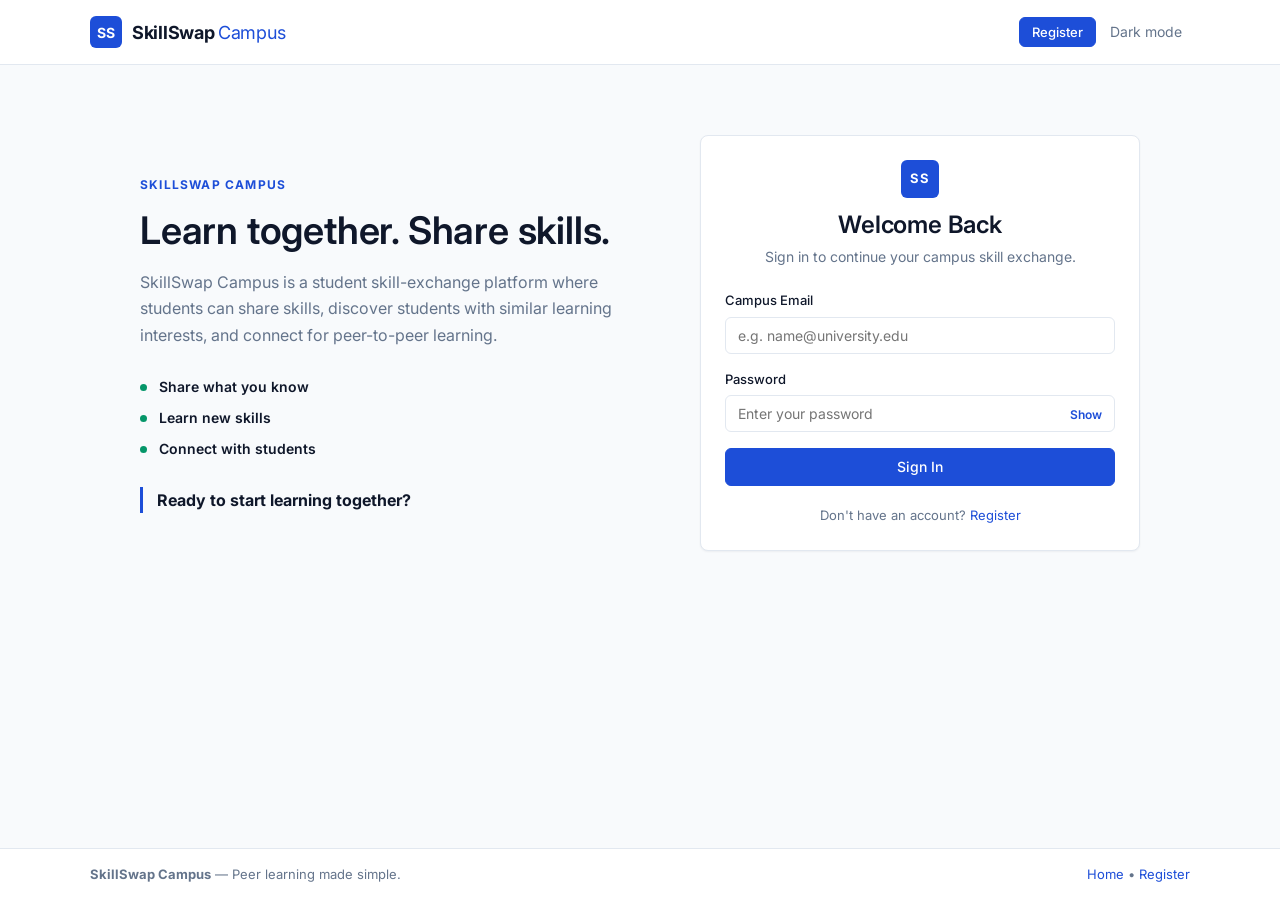
<file: requests.html>
<!DOCTYPE html>
<html lang="en">
<head>
  <meta charset="UTF-8">
  <meta name="viewport" content="width=device-width, initial-scale=1.0">
  <title>Exchange Requests - SkillSwap Campus</title>
  <link rel="icon" href="data:image/svg+xml,%3Csvg xmlns='http://www.w3.org/2000/svg' viewBox='0 0 32 32'%3E%3Crect width='32' height='32' rx='7' fill='%231d4ed8'/%3E%3Ctext x='16' y='22' font-family='Arial,sans-serif' font-size='15' font-weight='700' text-anchor='middle' fill='white'%3ESS%3C/text%3E%3C/svg%3E">
  <link rel="stylesheet" href="css/style.css">
</head>
<body>

  <!-- Top Navigation Bar -->
  <header class="site-header">
    <div id="navbar-container"></div>
  </header>

  <!-- Main Content -->
  <main class="main-content">
    <div class="container">
      
      <!-- Page Header -->
      <div class="page-header requests-page-header">
        <h1 class="page-title">Exchange Requests</h1>
        <p class="page-description">Manage incoming swap proposals from peers and check the status of requests you've sent.</p>
      </div>

      <!-- Navigation Tabs -->
      <div class="tabs-nav requests-tabs" role="tablist" aria-label="Request views">
        <button type="button" class="tab-btn active" id="tab-btn-received" data-tab="tab-received" role="tab" aria-selected="true" aria-controls="tab-received">
          <span>Incoming</span><span class="tab-count" id="badge-received-count">0</span>
        </button>
        <button type="button" class="tab-btn" id="tab-btn-sent" data-tab="tab-sent" role="tab" aria-selected="false" aria-controls="tab-sent">
          <span>Sent</span><span class="tab-count" id="badge-sent-count">0</span>
        </button>
        <button type="button" class="tab-btn" id="tab-btn-connections" data-tab="tab-connections" role="tab" aria-selected="false" aria-controls="tab-connections">
          <span>Connections</span><span class="tab-count" id="badge-connections-count">0</span>
        </button>
      </div>

      <!-- Received Requests Tab Panel -->
      <div id="tab-received" class="tab-panel" role="tabpanel" aria-labelledby="tab-btn-received">
        <div class="requests-intro">
          <div>
            Proposals sent by other students wanting to learn from you in exchange for skills they can teach.
          </div>
        </div>

        <div class="requests-list" id="received-requests-list">
          <!-- Rendered via JS -->
        </div>
      </div>

      <!-- Sent Requests Tab Panel -->
      <div id="tab-sent" class="tab-panel" role="tabpanel" aria-labelledby="tab-btn-sent" style="display: none;">
        <div class="requests-intro">
          <div>
            Proposals you have sent to peers. You will be notified of their decision here.
          </div>
        </div>

        <div class="requests-list" id="sent-requests-list">
          <!-- Rendered via JS -->
        </div>
      </div>

      <div id="tab-connections" class="tab-panel" role="tabpanel" aria-labelledby="tab-btn-connections" style="display: none;">
        <div class="requests-intro"><div>Students you are currently connected with through a skill exchange.</div></div>
        <div class="requests-list" id="connections-requests-list"></div>
      </div>

    </div>
  </main>

  <!-- Footer -->
  <footer class="site-footer">
    <div class="container footer-content">
      <div><strong>SkillSwap Campus</strong> &mdash; Peer learning made simple.</div>
      <div>
        <a href="dashboard.html">Dashboard</a> &bull;
        <a href="find-students.html">Find Students</a> &bull;
        <a href="profile.html">My Profile</a>
      </div>
    </div>
  </footer>

  <!-- Scripts -->
  <script src="js/api.js"></script>
  <script src="js/app.js"></script>
  <script src="js/requests.js"></script>
</body>
</html>
</file>
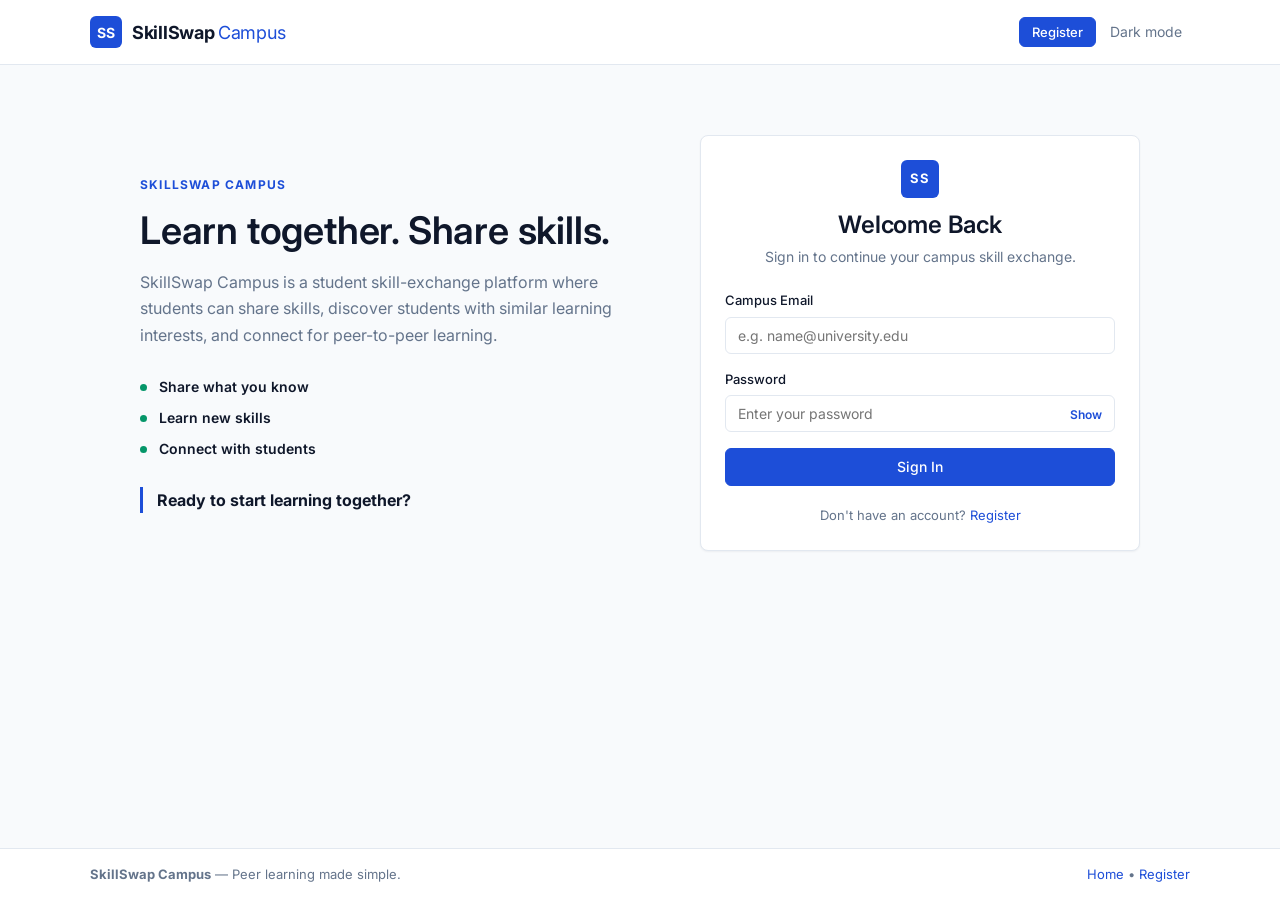
<file: student-details.html>
<!DOCTYPE html>
<html lang="en">
<head>
  <meta charset="UTF-8">
  <meta name="viewport" content="width=device-width, initial-scale=1.0">
  <title>Student Profile Details - SkillSwap Campus</title>
  <link rel="icon" href="data:image/svg+xml,%3Csvg xmlns='http://www.w3.org/2000/svg' viewBox='0 0 32 32'%3E%3Crect width='32' height='32' rx='7' fill='%231d4ed8'/%3E%3Ctext x='16' y='22' font-family='Arial,sans-serif' font-size='15' font-weight='700' text-anchor='middle' fill='white'%3ESS%3C/text%3E%3C/svg%3E">
  <link rel="stylesheet" href="css/style.css">
</head>
<body>

  <!-- Top Navigation Bar -->
  <header class="site-header">
    <div id="navbar-container"></div>
  </header>

  <!-- Main Content -->
  <main class="main-content">
    <div class="container" id="student-details-container">
      
      <div class="detail-back-link">
        <a href="find-students.html" class="btn-text">&larr; Back to Student Directory</a>
      </div>

      <!-- Compatibility Banner Container -->
      <div id="compatibility-container">
        <!-- Rendered via JS -->
      </div>

      <div class="detail-profile-layout">
        
        <!-- Left: Student Info Card -->
        <aside>
          <div class="card detail-profile-card">
            <div class="detail-cover-banner"></div>
            <div class="detail-avatar-wrap"><div class="profile-avatar-large" id="detail-avatar">S</div></div>
            <h1 class="profile-name" id="detail-name">Student Name</h1>
            <div class="profile-dept" id="detail-dept-year">Department &bull; Year</div>
            
            <div class="detail-profile-meta">
              <div class="form-group">
                <span class="form-label">Campus Email</span>
                <span id="detail-email">-</span>
              </div>
              <div class="form-group">
                <span class="form-label">About / Bio</span>
                <p id="detail-bio"></p>
              </div>
            </div>

            <button type="button" class="btn btn-primary btn-block" id="btn-open-detail-request">Send Exchange Request</button>
          </div>
        </aside>

        <!-- Right: Skills Overview -->
        <section class="dashboard-sections">
          
          <!-- Skills They Can Teach -->
          <div class="card detail-skill-card">
            <div class="card-header">
              <h3 class="card-title">Skills They Can Teach</h3>
            </div>
            <p class="form-help">Skills this student is ready to mentor and share:</p>
            <div class="skill-tag-group" id="detail-teach-skills">
              <!-- Rendered via JS -->
            </div>
          </div>

          <!-- Skills They Want to Learn -->
          <div class="card detail-skill-card">
            <div class="card-header">
              <h3 class="card-title">Skills They Want to Learn</h3>
            </div>
            <p class="form-help">Skills this student is eager to learn from campus peers:</p>
            <div class="skill-tag-group" id="detail-learn-skills">
              <!-- Rendered via JS -->
            </div>
          </div>

        </section>

      </div>
    </div>
  </main>

  <!-- Send Request Modal -->
  <div class="modal-overlay" id="detail-request-modal" role="dialog" aria-modal="true" aria-labelledby="modal-detail-title">
    <div class="modal-box">
      <div class="modal-header">
        <h3 class="modal-title" id="modal-detail-title">Propose Skill Exchange</h3>
        <button type="button" class="modal-close" id="btn-close-detail-modal" aria-label="Close modal">&times;</button>
      </div>
      <form id="detail-request-form">
        <div class="modal-body">
          <div class="form-group">
            <label for="detail-skill-wanted" class="form-label">Skill you want to learn from them</label>
            <select id="detail-skill-wanted" class="form-select">
              <!-- Filled via JS -->
            </select>
          </div>

          <div class="form-group">
            <label for="detail-skill-offered" class="form-label">Skill you offer to teach them</label>
            <select id="detail-skill-offered" class="form-select">
              <!-- Filled via JS -->
            </select>
          </div>
        </div>
        <div class="modal-footer">
          <button type="button" class="btn btn-secondary" id="btn-cancel-detail-modal">Cancel</button>
          <button type="submit" class="btn btn-primary">Send Request</button>
        </div>
      </form>
    </div>
  </div>

  <!-- Footer -->
  <footer class="site-footer">
    <div class="container footer-content">
      <div><strong>SkillSwap Campus</strong> &mdash; Peer learning made simple.</div>
      <div>
        <a href="dashboard.html">Dashboard</a> &bull;
        <a href="find-students.html">Find Students</a> &bull;
        <a href="requests.html">Requests</a>
      </div>
    </div>
  </footer>

  <!-- Scripts -->
  <script src="js/api.js"></script>
  <script src="js/app.js"></script>
  <script src="js/student-details.js"></script>
</body>
</html>
</file>
<file: css/style.css>
/**
 * SkillSwap Campus - Main Stylesheet
 * Clean, modern college-tech design system.
 * Professional cards, subtle borders, clear typography, and consistent spacing.
 */

@import url("https://fonts.googleapis.com/css2?family=Inter:wght@400;500;600;700&display=swap");

:root {
  --font-sans: "Inter", "Segoe UI", system-ui, -apple-system, "Helvetica Neue", Arial, sans-serif;
  --font-size-xs: 12px;
  --font-size-sm: 13px;
  --font-size-md: 15px;
  --font-size-lg: 18px;
  --font-size-xl: 24px;
  --font-size-2xl: 32px;
  --font-size-3xl: 40px;

  --space-1: 4px;
  --space-2: 8px;
  --space-3: 12px;
  --space-4: 16px;
  --space-5: 24px;
  --space-6: 32px;
  --space-7: 48px;

  --radius-8: 8px;
  --radius-12: 12px;
  --radius-16: 16px;
  --radius-pill: 999px;

  --shadow-level-1: 0 1px 2px rgba(15, 23, 42, 0.05);
  --shadow-level-2: 0 4px 10px rgba(15, 23, 42, 0.08);
  --shadow-level-3: 0 12px 24px rgba(15, 23, 42, 0.12);

  --brand-gradient: linear-gradient(135deg, #2563eb 0%, #7c3aed 100%);

  --color-accent-green: #10b981;
  --color-accent-amber: #f59e0b;
  --color-accent-pink: #ec4899;
  --color-accent-teal: #14b8a6;
  
  /* Primary College Tech Palette */
  --color-primary: #1d4ed8;
  --color-primary-hover: #1e40af;
  --color-primary-light: #eff6ff;
  --color-primary-border: #bfdbfe;

  /* Neutral Shades */
  --color-bg: #f8fafc;
  --color-surface: #ffffff;
  --color-surface-hover: #f1f5f9;
  --color-text-main: #0f172a;
  --color-text-muted: #64748b;
  --color-text-light: #94a3b8;
  --color-border: #e2e8f0;
  --color-border-hover: #cbd5e1;
  --color-border-focus: #93c5fd;

  /* State / Status Colors */
  --color-success: #059669;
  --color-success-bg: #ecfdf5;
  --color-success-border: #a7f3d0;
  --color-success-text: #065f46;

  --color-warning: #d97706;
  --color-warning-bg: #fffbeb;
  --color-warning-border: #fde68a;
  --color-warning-text: #92400e;

  --color-danger: #dc2626;
  --color-danger-bg: #fef2f2;
  --color-danger-border: #fecaca;
  --color-danger-text: #991b1b;

  /* Sizing and Spacing */
  --radius-sm: 4px;
  --radius-md: 6px;
  --radius-lg: 8px;
  --shadow-sm: var(--shadow-level-1);
  --shadow-md: var(--shadow-level-2);
  --shadow-lg: var(--shadow-level-3);
  
  --max-width: 1140px;
  --header-height: 64px;
}

body[data-theme="dark"] {
  --brand-gradient: linear-gradient(135deg, #60a5fa 0%, #a78bfa 100%);
  --color-primary: #60a5fa;
  --color-primary-hover: #93c5fd;
  --color-accent-green: #34d399;
  --color-accent-amber: #fbbf24;
  --color-accent-pink: #f472b6;
  --color-accent-teal: #2dd4bf;
  --color-bg: #111827;
  --color-surface: #1f2937;
  --color-surface-hover: #273548;
  --color-text-main: #f3f4f6;
  --color-text-muted: #aab5c5;
  --color-text-light: #7d8ba0;
  --color-border: #374151;
  --color-border-hover: #4b5563;
  --color-primary-light: #1e3a5f;
  --color-primary-border: #35679b;
  --color-success-bg: #123b32;
  --color-success-border: #23745d;
  --color-success-text: #9be2c7;
  --color-warning-bg: #493718;
  --color-warning-border: #8a6a25;
  --color-warning-text: #f5d58a;
  --color-danger-bg: #4a2024;
  --color-danger-border: #8b3f47;
  --color-danger-text: #fecaca;
  --shadow-level-1: 0 1px 2px rgba(0, 0, 0, 0.24);
  --shadow-level-2: 0 4px 12px rgba(0, 0, 0, 0.28);
  --shadow-level-3: 0 10px 24px rgba(0, 0, 0, 0.4);
  --shadow-sm: var(--shadow-level-1);
  --shadow-md: var(--shadow-level-2);
  --shadow-lg: var(--shadow-level-3);
}

/* Base Reset & Box Sizing */
*, *::before, *::after {
  box-sizing: border-box;
  margin: 0;
  padding: 0;
}

body {
  font-family: var(--font-sans);
  font-size: 15px;
  line-height: 1.5;
  color: var(--color-text-main);
  background-color: var(--color-bg);
  min-height: 100vh;
  display: flex;
  flex-direction: column;
  -webkit-font-smoothing: antialiased;
}

a {
  color: var(--color-primary);
  text-decoration: none;
  transition: color 0.15s ease;
}

a:hover {
  color: var(--color-primary-hover);
}

img, svg {
  vertical-align: middle;
}

button, input, select, textarea {
  font-family: inherit;
  font-size: inherit;
}

/* Layout Containers */
.container {
  width: 100%;
  max-width: var(--max-width);
  margin-left: auto;
  margin-right: auto;
  padding-left: 20px;
  padding-right: 20px;
}

.main-content {
  flex: 1;
  padding-top: 28px;
  padding-bottom: 40px;
}

/* Header & Navbar */
.site-header {
  background-color: var(--color-surface);
  border-bottom: 1px solid var(--color-border);
  position: sticky;
  top: 0;
  z-index: 100;
}

.navbar {
  display: flex;
  align-items: center;
  justify-content: space-between;
  height: var(--header-height);
  max-width: var(--max-width);
  margin: 0 auto;
  padding: 0 20px;
}

.nav-brand {
  display: flex;
  align-items: center;
}

.brand-link {
  display: flex;
  align-items: center;
  gap: 10px;
  text-decoration: none;
}

.brand-logo-icon {
  display: inline-flex;
  align-items: center;
  justify-content: center;
  width: 32px;
  height: 32px;
  background-color: var(--color-primary);
  color: #ffffff;
  font-weight: 700;
  font-size: 14px;
  border-radius: var(--radius-md);
  letter-spacing: 0.5px;
}

.brand-title {
  font-size: 18px;
  font-weight: 700;
  color: var(--color-text-main);
  letter-spacing: -0.3px;
}

.brand-subtitle {
  font-weight: 400;
  color: var(--color-primary);
}

.nav-collapse {
  display: flex;
  align-items: center;
}

.nav-menu {
  display: flex;
  align-items: center;
  list-style: none;
  gap: 6px;
}

.nav-link {
  display: inline-flex;
  align-items: center;
  padding: 8px 12px;
  font-size: 14px;
  font-weight: 500;
  color: var(--color-text-muted);
  border-radius: var(--radius-md);
  transition: all 0.15s ease;
}

.nav-link:hover {
  color: var(--color-text-main);
  background-color: var(--color-surface-hover);
}

.nav-link.active {
  color: var(--color-primary);
  background-color: var(--color-primary-light);
  font-weight: 600;
}

.badge-counter {
  margin-left: 6px;
  display: inline-flex;
  align-items: center;
  justify-content: center;
  background-color: var(--color-danger);
  color: #ffffff;
  font-size: 11px;
  font-weight: 600;
  min-width: 18px;
  height: 18px;
  padding: 0 5px;
  border-radius: 9px;
  line-height: 1;
}

.user-info-item {
  display: flex;
  align-items: center;
  gap: 12px;
  margin-left: 12px;
  padding-left: 12px;
  border-left: 1px solid var(--color-border);
}

.user-greeting {
  display: flex;
  align-items: center;
  gap: 8px;
  font-size: 13px;
  color: var(--color-text-muted);
}

.user-avatar-small {
  width: 26px;
  height: 26px;
  background-color: var(--color-border);
  color: var(--color-text-main);
  border-radius: var(--radius-sm);
  display: inline-flex;
  align-items: center;
  justify-content: center;
  font-weight: 600;
  font-size: 12px;
}

.nav-toggle {
  display: none;
  background: none;
  border: 1px solid var(--color-border);
  border-radius: var(--radius-sm);
  padding: 6px 8px;
  cursor: pointer;
  flex-direction: column;
  gap: 4px;
}

.toggle-bar {
  display: block;
  width: 18px;
  height: 2px;
  background-color: var(--color-text-main);
}

/* Typography & Headings */
h1, h2, h3, h4, h5, h6 {
  color: var(--color-text-main);
  font-weight: 600;
  line-height: 1.25;
  letter-spacing: -0.2px;
}

h1 { font-size: 28px; }
h2 { font-size: 22px; }
h3 { font-size: 18px; }
h4 { font-size: 16px; }

.page-header {
  margin-bottom: 24px;
}

.page-header-row {
  display: flex;
  justify-content: space-between;
  align-items: flex-start;
  gap: 16px;
  flex-wrap: wrap;
}

.page-title {
  margin-bottom: 4px;
}

.page-description {
  color: var(--color-text-muted);
  font-size: 14px;
}

/* Buttons */
.btn {
  display: inline-flex;
  align-items: center;
  justify-content: center;
  padding: 9px 16px;
  font-size: 14px;
  font-weight: 500;
  border-radius: var(--radius-md);
  border: 1px solid transparent;
  cursor: pointer;
  transition: all 0.15s ease;
  line-height: 1.3;
  text-decoration: none;
  gap: 6px;
}

.btn-primary {
  background-color: var(--color-primary);
  color: #ffffff;
  border-color: var(--color-primary);
}

.btn-primary:hover {
  background-color: var(--color-primary-hover);
  border-color: var(--color-primary-hover);
  color: #ffffff;
}

body[data-theme="dark"] .btn-primary,
body[data-theme="dark"] .btn-primary:hover {
  color: #0f172a;
}

body[data-theme="dark"] .brand-logo-icon,
body[data-theme="dark"] .request-avatar {
  color: #0f172a;
}

body[data-theme="dark"] .active .tab-count {
  color: #0f172a;
}

body[data-theme="dark"] .nav-link {
  color: #aab5c5;
}

body[data-theme="dark"] .nav-link.active {
  color: #93c5fd;
  background-color: #1e3a5f;
}

body[data-theme="dark"] .landing-skill-chip {
  color: #f3f4f6;
  background-color: #1f2937;
  border-color: #4b5563;
}

.btn-secondary {
  background-color: var(--color-surface);
  color: var(--color-text-main);
  border-color: var(--color-border);
}

.btn-secondary:hover {
  background-color: var(--color-surface-hover);
  border-color: var(--color-border-hover);
  color: var(--color-text-main);
}

.btn-success {
  background-color: var(--color-success);
  color: #ffffff;
  border-color: var(--color-success);
}

.btn-success:hover {
  background-color: #047857;
  color: #ffffff;
}

.btn-danger {
  background-color: var(--color-danger);
  color: #ffffff;
  border-color: var(--color-danger);
}

.btn-danger:hover {
  background-color: #b91c1c;
  color: #ffffff;
}

.btn-outline-danger {
  background-color: transparent;
  color: var(--color-danger);
  border-color: var(--color-danger-border);
}

.btn-outline-danger:hover {
  background-color: var(--color-danger-bg);
  border-color: var(--color-danger);
}

.btn-text {
  background: none;
  border: none;
  color: var(--color-text-muted);
  cursor: pointer;
  font-size: 14px;
  padding: 6px 8px;
  border-radius: var(--radius-sm);
  transition: color 0.15s ease;
}

.btn-text:hover {
  color: var(--color-text-main);
  background-color: var(--color-surface-hover);
}

.theme-toggle {
  white-space: nowrap;
}

.btn-logout:hover {
  color: var(--color-danger);
  animation: logoutPulse 0.9s ease-in-out infinite;
}

@keyframes logoutPulse {
  0%, 100% { opacity: 1; }
  50% { opacity: 0.55; }
}

.btn-sm {
  padding: 6px 12px;
  font-size: 13px;
}

.btn-block {
  width: 100%;
}

/* Cards & Surfaces */
.card {
  background-color: var(--color-surface);
  border: 1px solid var(--color-border);
  border-radius: var(--radius-lg);
  box-shadow: var(--shadow-sm);
  padding: 20px;
}

.card-header {
  display: flex;
  justify-content: space-between;
  align-items: center;
  padding-bottom: 14px;
  margin-bottom: 16px;
  border-bottom: 1px solid var(--color-border);
}

.card-title {
  font-size: 16px;
  font-weight: 600;
  color: var(--color-text-main);
}

/* Badges & Tags */
.badge {
  display: inline-flex;
  align-items: center;
  padding: 3px 8px;
  font-size: 12px;
  font-weight: 500;
  border-radius: var(--radius-sm);
  line-height: 1.2;
}

.badge-primary {
  background-color: var(--color-primary-light);
  color: var(--color-primary);
  border: 1px solid var(--color-primary-border);
}

.badge-success {
  background-color: var(--color-success-bg);
  color: var(--color-success-text);
  border: 1px solid var(--color-success-border);
}

.badge-warning {
  background-color: var(--color-warning-bg);
  color: var(--color-warning-text);
  border: 1px solid var(--color-warning-border);
}

.badge-danger {
  background-color: var(--color-danger-bg);
  color: var(--color-danger-text);
  border: 1px solid var(--color-danger-border);
}

.badge-neutral {
  background-color: #f1f5f9;
  color: #475569;
  border: 1px solid var(--color-border);
}

/* Skill Tags */
.skill-tag-group {
  display: flex;
  flex-wrap: wrap;
  gap: 6px;
  margin-top: 6px;
}

.skill-tag {
  display: inline-flex;
  align-items: center;
  gap: 6px;
  padding: 4px 10px;
  font-size: 13px;
  border-radius: var(--radius-sm);
  border: 1px solid var(--color-border);
  background-color: var(--color-surface);
  color: var(--color-text-main);
  transition: border-color 0.15s ease;
}

.skill-tag-teach {
  background-color: #f0fdf4;
  border-color: #bbf7d0;
  color: #166534;
}

.skill-tag-learn {
  background-color: #eff6ff;
  border-color: #bfdbfe;
  color: #1e40af;
}

.skill-tag-remove {
  background: none;
  border: none;
  cursor: pointer;
  color: var(--color-text-muted);
  font-size: 14px;
  line-height: 1;
  padding: 0;
  display: inline-flex;
}

.skill-tag-remove:hover {
  color: var(--color-danger);
}

/* Forms & Inputs */
.form-group {
  margin-bottom: 16px;
}

.form-label {
  display: block;
  font-size: 13px;
  font-weight: 500;
  color: var(--color-text-main);
  margin-bottom: 6px;
}

.form-input,
.form-select,
.form-textarea {
  width: 100%;
  padding: 9px 12px;
  font-size: 14px;
  color: var(--color-text-main);
  background-color: var(--color-surface);
  border: 1px solid var(--color-border);
  border-radius: var(--radius-md);
  transition: border-color 0.15s ease, box-shadow 0.15s ease;
  outline: none;
}

.form-input:focus,
.form-select:focus,
.form-textarea:focus {
  border-color: var(--color-primary);
  box-shadow: 0 0 0 3px rgba(29, 78, 216, 0.12);
}

.form-textarea {
  resize: vertical;
  min-height: 80px;
}

.form-help {
  font-size: 12px;
  color: var(--color-text-muted);
  margin-top: 4px;
}

.form-error {
  font-size: 12px;
  color: var(--color-danger);
  margin-top: 4px;
  display: none;
}

.form-error.visible {
  display: block;
}

/* Tables */
.table-responsive {
  width: 100%;
  overflow-x: auto;
}

.data-table {
  width: 100%;
  border-collapse: collapse;
  text-align: left;
  font-size: 14px;
}

.data-table th {
  padding: 10px 14px;
  background-color: var(--color-bg);
  color: var(--color-text-muted);
  font-weight: 600;
  font-size: 12px;
  text-transform: uppercase;
  letter-spacing: 0.5px;
  border-bottom: 1px solid var(--color-border);
}

.data-table td {
  padding: 12px 14px;
  border-bottom: 1px solid var(--color-border);
  color: var(--color-text-main);
}

.data-table tbody tr:hover {
  background-color: var(--color-surface-hover);
}

/* Modals */
.modal-overlay {
  position: fixed;
  top: 0;
  left: 0;
  right: 0;
  bottom: 0;
  background-color: rgba(15, 23, 42, 0.5);
  display: flex;
  align-items: center;
  justify-content: center;
  z-index: 1000;
  padding: 16px;
  opacity: 0;
  visibility: hidden;
  transition: opacity 0.2s ease, visibility 0.2s ease;
}

.modal-overlay.active {
  opacity: 1;
  visibility: visible;
}

.modal-box {
  background-color: var(--color-surface);
  border: 1px solid var(--color-border);
  border-radius: var(--radius-lg);
  box-shadow: var(--shadow-lg);
  width: 100%;
  max-width: 520px;
  max-height: 90vh;
  overflow-y: auto;
}

.modal-header {
  display: flex;
  justify-content: space-between;
  align-items: center;
  padding: 16px 20px;
  border-bottom: 1px solid var(--color-border);
}

.modal-title {
  font-size: 16px;
  font-weight: 600;
}

.modal-close {
  background: none;
  border: none;
  font-size: 20px;
  color: var(--color-text-muted);
  cursor: pointer;
  line-height: 1;
}

.modal-close:hover {
  color: var(--color-text-main);
}

.modal-body {
  padding: 20px;
}

.modal-footer {
  display: flex;
  justify-content: flex-end;
  gap: 10px;
  padding: 14px 20px;
  border-top: 1px solid var(--color-border);
  background-color: var(--color-bg);
}

/* Toast Notifications */
.toast-container {
  position: fixed;
  bottom: 24px;
  right: 24px;
  z-index: 1100;
  display: flex;
  flex-direction: column;
  gap: 8px;
}

.toast {
  display: flex;
  align-items: center;
  justify-content: space-between;
  gap: 12px;
  min-width: 280px;
  max-width: 400px;
  padding: 12px 16px;
  background-color: var(--color-surface);
  border: 1px solid var(--color-border);
  border-radius: var(--radius-md);
  box-shadow: var(--shadow-md);
  font-size: 14px;
  animation: slideIn 0.2s ease forwards;
}

.toast-info {
  border-left: 4px solid var(--color-primary);
}

.toast-success {
  border-left: 4px solid var(--color-success);
}

.toast-error {
  border-left: 4px solid var(--color-danger);
}

.toast-close {
  background: none;
  border: none;
  color: var(--color-text-muted);
  font-size: 16px;
  cursor: pointer;
}

.toast-fadeout {
  opacity: 0;
  transform: translateY(6px);
  transition: opacity 0.3s ease, transform 0.3s ease;
}

@keyframes slideIn {
  from { opacity: 0; transform: translateY(10px); }
  to { opacity: 1; transform: translateY(0); }
}

/* Landing Page Specifics */
.hero-section {
  padding: 48px 0 40px;
  border-bottom: 1px solid var(--color-border);
  background: linear-gradient(135deg, #dbeafe 0%, #eff6ff 45%, #f5f3ff 100%);
}

body[data-theme="dark"] .hero-section {
  background: linear-gradient(135deg, #172554 0%, #1e293b 55%, #2e1065 100%);
}

.hero-grid {
  display: grid;
  grid-template-columns: minmax(0, 1.15fr) minmax(0, 1fr);
  align-items: center;
  gap: 48px;
}

.hero-copy .hero-title,
.hero-copy .hero-description {
  margin-left: 0;
  margin-right: 0;
}

.hero-copy .hero-actions {
  justify-content: flex-start;
}

.hero-visual {
  position: relative;
  padding: 8px;
}

.swap-mock {
  background: var(--color-surface);
  border: 1px solid var(--color-border);
  border-radius: 14px;
  box-shadow: var(--shadow-lg);
  padding: 18px;
  transform: rotate(1.5deg);
}

.swap-mock-label {
  font-size: 11px;
  font-weight: 700;
  letter-spacing: 0.8px;
  text-transform: uppercase;
  color: var(--color-text-muted);
  margin-bottom: 14px;
}

.swap-mock-person {
  display: flex;
  align-items: center;
  gap: 12px;
  padding: 10px;
  border-radius: var(--radius-lg);
  background: var(--color-bg);
}

.swap-mock-person strong {
  display: block;
  font-size: 14px;
  line-height: 1.2;
}

.swap-mock-person small {
  display: block;
  font-size: 12px;
  color: var(--color-text-muted);
  margin-bottom: 6px;
}

.swap-mock-avatar {
  width: 40px;
  height: 40px;
  flex-shrink: 0;
  display: flex;
  align-items: center;
  justify-content: center;
  border-radius: 50%;
  font-weight: 700;
  color: #fff;
}

.swap-mock-arrows {
  display: flex;
  align-items: center;
  justify-content: center;
  gap: 8px;
  margin: 8px 0;
  font-size: 20px;
  font-weight: 700;
  color: var(--color-primary);
}

.swap-mock-arrows span {
  font-size: 11px;
  letter-spacing: 0.6px;
  text-transform: uppercase;
  color: var(--color-text-muted);
}

.swap-mock-badge {
  display: inline-block;
  margin-top: 14px;
  padding: 4px 10px;
  font-size: 12px;
  font-weight: 600;
  color: var(--color-success-text);
  background: var(--color-success-bg);
  border: 1px solid var(--color-success-border);
  border-radius: 999px;
}

/* Per-student avatar colour (hue set by app.js from the name) */
.student-avatar[style*="--h"],
.profile-avatar-large[style*="--h"],
.user-avatar-small[style*="--h"] {
  background: hsl(var(--h) 75% 90%) !important;
  color: hsl(var(--h) 65% 28%) !important;
}

body[data-theme="dark"] .student-avatar[style*="--h"],
body[data-theme="dark"] .profile-avatar-large[style*="--h"],
body[data-theme="dark"] .user-avatar-small[style*="--h"] {
  background: hsl(var(--h) 45% 28%) !important;
  color: hsl(var(--h) 85% 88%) !important;
}

/* Skill-match pill */
.match-pill {
  display: inline-flex;
  align-items: center;
  margin-top: 6px;
  padding: 2px 9px;
  font-size: 11px;
  font-weight: 700;
  color: var(--color-success-text);
  background: var(--color-success-bg);
  border: 1px solid var(--color-success-border);
  border-radius: 999px;
}

.hero-tag {
  display: inline-block;
  padding: 4px 12px;
  font-size: 12px;
  font-weight: 600;
  text-transform: uppercase;
  letter-spacing: 0.8px;
  color: var(--color-primary);
  background-color: var(--color-primary-light);
  border-radius: var(--radius-sm);
  margin-bottom: 16px;
}

.hero-title {
  font-size: 38px;
  font-weight: 700;
  color: var(--color-text-main);
  max-width: 720px;
  margin: 0 auto 14px;
  line-height: 1.2;
}

.hero-description {
  font-size: 17px;
  color: var(--color-text-muted);
  max-width: 600px;
  margin: 0 auto 28px;
}

.hero-actions {
  display: flex;
  justify-content: center;
  gap: 14px;
  flex-wrap: wrap;
}

.stats-grid {
  display: grid;
  grid-template-columns: repeat(4, 1fr);
  gap: 16px;
  margin-top: 36px;
}

.stat-card {
  background-color: var(--color-surface);
  border: 1px solid var(--color-border);
  border-radius: var(--radius-md);
  padding: 18px;
  text-align: center;
  border-top: 3px solid var(--color-primary);
}

.stat-card:nth-child(2) { border-top-color: #059669; }
.stat-card:nth-child(3) { border-top-color: #d97706; }
.stat-card:nth-child(4) { border-top-color: #7c3aed; }

.stat-value {
  font-size: 28px;
  font-weight: 700;
  color: var(--color-primary);
  line-height: 1.1;
  margin-bottom: 4px;
}

.stat-label {
  font-size: 13px;
  color: var(--color-text-muted);
  font-weight: 500;
}

.how-it-works-section {
  padding: 56px 0;
}

.section-header {
  text-align: center;
  margin-bottom: 36px;
}

.section-title {
  font-size: 24px;
  margin-bottom: 8px;
}

.section-subtitle {
  color: var(--color-text-muted);
  font-size: 15px;
}

.steps-grid {
  display: grid;
  grid-template-columns: repeat(4, 1fr);
  gap: 20px;
}

.step-card {
  background-color: var(--color-surface);
  border: 1px solid var(--color-border);
  border-radius: var(--radius-lg);
  padding: 24px 20px;
  position: relative;
}

.step-number {
  display: inline-flex;
  align-items: center;
  justify-content: center;
  width: 32px;
  height: 32px;
  background-color: var(--color-primary-light);
  color: var(--color-primary);
  font-size: 14px;
  font-weight: 700;
  border-radius: var(--radius-sm);
  margin-bottom: 14px;
}

.step-title {
  font-size: 16px;
  font-weight: 600;
  margin-bottom: 6px;
}

.step-desc {
  font-size: 13px;
  color: var(--color-text-muted);
  line-height: 1.45;
}

/* Auth Cards (Login & Register) */
.auth-wrapper {
  display: grid;
  grid-template-columns: minmax(0, 1fr) minmax(360px, 440px);
  align-items: center;
  gap: 72px;
  max-width: 1000px;
  min-height: 520px;
  align-items: center;
  padding: 20px 0 40px;
}

.auth-intro {
  max-width: 500px;
}

.auth-eyebrow {
  display: inline-block;
  color: var(--color-primary);
  font-size: 12px;
  font-weight: 700;
  letter-spacing: 1.2px;
  text-transform: uppercase;
  margin-bottom: 16px;
}

.auth-intro h1 {
  font-size: 38px;
  line-height: 1.08;
  margin-bottom: 18px;
}

.auth-intro > p {
  color: var(--color-text-muted);
  font-size: 16px;
  line-height: 1.65;
}

.benefit-list {
  display: grid;
  gap: 10px;
  list-style: none;
  margin: 28px 0;
  color: var(--color-text-main);
  font-size: 14px;
  font-weight: 600;
}

.benefit-list li::before {
  content: "";
  display: inline-block;
  width: 7px;
  height: 7px;
  margin-right: 12px;
  background: var(--color-success);
  border-radius: 50%;
  vertical-align: 1px;
}

.auth-callout {
  border-left: 3px solid var(--color-primary);
  padding-left: 14px;
  font-weight: 700;
  color: var(--color-text-main) !important;
}

.auth-card {
  width: 100%;
  max-width: 440px;
  background-color: var(--color-surface);
  border: 1px solid var(--color-border);
  border-radius: var(--radius-lg);
  box-shadow: var(--shadow-sm);
  padding: 24px;
}

.auth-header {
  text-align: center;
  margin-bottom: 24px;
}

.auth-brand-mark {
  display: inline-flex;
  align-items: center;
  justify-content: center;
  width: 38px;
  height: 38px;
  margin-bottom: 12px;
  border-radius: var(--radius-md);
  background: var(--color-primary);
  color: #fff;
  font-size: 13px;
  font-weight: 700;
  letter-spacing: 0.6px;
}

.auth-header h1 {
  font-size: 22px;
  margin-bottom: 6px;
}

.auth-header h2 {
  font-size: 24px;
  margin-bottom: 6px;
}

.password-field {
  position: relative;
}

.password-field .form-input {
  padding-right: 58px;
}

.password-toggle {
  position: absolute;
  top: 50%;
  right: 8px;
  transform: translateY(-50%);
  border: 0;
  background: transparent;
  color: var(--color-primary);
  cursor: pointer;
  font-size: 12px;
  font-weight: 600;
  padding: 5px;
}

.password-toggle:hover {
  color: var(--color-primary-hover);
}

.btn:disabled {
  cursor: not-allowed;
  opacity: 0.65;
}

.auth-footer {
  text-align: center;
  margin-top: 20px;
  font-size: 13px;
  color: var(--color-text-muted);
}

/* Dashboard Layout */
.profile-summary-box {
  text-align: center;
  padding: 20px 16px;
}

.profile-avatar-large {
  width: 64px;
  height: 64px;
  background-color: var(--color-primary-light);
  color: var(--color-primary);
  border-radius: var(--radius-md);
  display: inline-flex;
  align-items: center;
  justify-content: center;
  font-size: 24px;
  font-weight: 700;
  margin-bottom: 12px;
}

.profile-name {
  font-size: 18px;
  font-weight: 600;
  margin-bottom: 4px;
}

.profile-dept {
  font-size: 13px;
  color: var(--color-text-muted);
  margin-bottom: 12px;
}

.dashboard-sections {
  display: flex;
  flex-direction: column;
  gap: 20px;
}

.recommended-list {
  display: grid;
  gap: 10px;
}

.recommended-student {
  display: flex;
  align-items: center;
  gap: 10px;
  padding: 8px;
  color: var(--color-text-main);
  border-radius: var(--radius-md);
}

.recommended-student:hover {
  background: var(--color-surface-hover);
  color: var(--color-text-main);
}

.recommended-student strong,
.recommended-student small {
  display: block;
}

.recommended-student small {
  color: var(--color-text-muted);
  font-size: 12px;
  margin-top: 2px;
}

/* Student Cards (Find Students) */
.directory-hero {
  position: relative;
  margin-bottom: 20px;
  padding: 28px 32px;
  overflow: hidden;
  color: #ffffff;
  background: var(--brand-gradient);
  border-radius: var(--radius-16);
  box-shadow: var(--shadow-level-2);
}

.directory-hero::after {
  position: absolute;
  top: -80px;
  right: 8%;
  width: 240px;
  height: 240px;
  border: 1px solid rgba(255, 255, 255, 0.22);
  border-radius: 50%;
  content: "";
}

.directory-hero .page-title,
.directory-hero .page-description {
  position: relative;
  z-index: 1;
  color: #ffffff;
}

.directory-hero .page-title { margin-bottom: 6px; }
.directory-hero .page-description { max-width: 620px; opacity: 0.86; }

.search-filter-card {
  margin-bottom: 24px;
  padding: 14px;
}

.filters-row {
  display: grid;
  grid-template-columns: minmax(240px, 1fr) auto auto auto;
  align-items: center;
  gap: 10px;
}

.directory-search {
  display: flex;
  align-items: center;
  gap: 9px;
  min-width: 0;
  padding: 2px 13px;
  color: var(--color-text-muted);
  background: var(--color-bg);
  border: 1px solid var(--color-border);
  border-radius: var(--radius-pill);
}

.directory-search:focus-within {
  border-color: var(--color-border-focus);
  box-shadow: 0 0 0 3px var(--color-primary-light);
}

.directory-search svg {
  width: 18px;
  height: 18px;
  flex: 0 0 18px;
  fill: none;
  stroke: currentColor;
  stroke-linecap: round;
  stroke-linejoin: round;
  stroke-width: 1.8;
}

.directory-search .form-input {
  padding: 9px 0;
  background: transparent;
  border: 0;
  box-shadow: none;
}

.directory-filter-chip {
  display: flex;
  align-items: center;
  gap: 7px;
  min-width: 0;
  padding: 2px 10px 2px 13px;
  background: var(--color-bg);
  border: 1px solid var(--color-border);
  border-radius: var(--radius-pill);
}

.directory-filter-chip label {
  flex: 0 0 auto;
  color: var(--color-text-muted);
  font-size: 11px;
  font-weight: 700;
  text-transform: uppercase;
  letter-spacing: 0.04em;
}

.directory-filter-chip .form-select {
  min-width: 110px;
  padding: 8px 22px 8px 0;
  color: var(--color-text-main);
  background-color: transparent;
  border: 0;
  box-shadow: none;
  font-size: 13px;
}

.filter-actions {
  display: flex;
  justify-content: flex-end;
}

.directory-clear-link {
  padding: 8px 4px;
  color: var(--color-primary);
  background: transparent;
  border: 0;
  cursor: pointer;
  font: inherit;
  font-size: 13px;
  font-weight: 600;
  white-space: nowrap;
}

.directory-clear-link:hover {
  color: var(--color-primary-hover);
  text-decoration: underline;
}

.directory-results-meta {
  margin-bottom: 16px;
  color: var(--color-text-muted);
  font-size: 13px;
}

.students-grid {
  display: grid;
  grid-template-columns: repeat(3, minmax(0, 1fr));
  gap: 20px;
}

.students-grid[hidden] {
  display: none;
}

.directory-skeleton-grid {
  min-height: 260px;
}

.student-skeleton-card {
  display: flex;
  min-height: 280px;
  flex-direction: column;
  gap: 14px;
  overflow: hidden;
  padding-bottom: 20px;
  background: var(--color-surface);
  border: 1px solid var(--color-border);
  border-radius: var(--radius-lg);
}

.student-skeleton-card::before,
.student-skeleton-card span,
.student-skeleton-card div,
.student-skeleton-card i {
  display: block;
  background: linear-gradient(90deg, var(--color-surface-hover) 25%, var(--color-border) 50%, var(--color-surface-hover) 75%);
  background-size: 200% 100%;
  animation: directoryShimmer 1.4s ease-in-out infinite;
}

.student-skeleton-card::before { height: 82px; content: ""; }
.student-skeleton-card span { width: 58px; height: 58px; margin: -42px 18px 0; border: 4px solid var(--color-surface); border-radius: 50%; }
.student-skeleton-card div { width: 58%; height: 17px; margin: 0 18px; border-radius: 5px; }
.student-skeleton-card i { width: calc(100% - 36px); height: 12px; margin: 4px 18px 0; border-radius: 4px; }
.student-skeleton-card i:last-child { width: 70%; }

@keyframes directoryShimmer {
  from { background-position: 100% 0; }
  to { background-position: -100% 0; }
}

.student-card {
  position: relative;
  min-width: 0;
  overflow: hidden;
  background-color: var(--color-surface);
  border: 1px solid var(--color-border);
  border-radius: var(--radius-lg);
  display: flex;
  flex-direction: column;
  justify-content: space-between;
  transition: transform 0.15s ease, box-shadow 0.15s ease;
}

.student-card:hover,
.potential-match-card:hover,
.recommended-student:hover {
  transform: translateY(-3px);
  box-shadow: var(--shadow-lg);
}

.student-card-banner {
  height: 82px;
  flex-shrink: 0;
  background:
    radial-gradient(circle at 85% 20%, hsla(calc(var(--card-hue) + 35), 90%, 75%, 0.35), transparent 38%),
    linear-gradient(135deg, hsl(var(--card-hue), 72%, 48%), hsl(calc(var(--card-hue) + 55), 70%, 58%));
}

.student-card-content {
  padding: 0 18px 18px;
}

.potential-match-card,
.recommended-student {
  transition: transform 0.15s ease, box-shadow 0.15s ease, border-color 0.15s ease;
}

.student-card-header {
  display: flex;
  align-items: flex-start;
  gap: 12px;
  margin-bottom: 14px;
}

.students-grid .student-card-header {
  display: flex;
  align-items: flex-start;
  gap: 12px;
  min-height: 58px;
  margin-top: -29px;
  margin-bottom: 12px;
}

.student-avatar {
  width: 42px;
  height: 42px;
  background-color: var(--color-primary-light);
  color: var(--color-primary);
  font-size: 16px;
  font-weight: 600;
  border-radius: var(--radius-md);
  display: flex;
  align-items: center;
  justify-content: center;
  flex-shrink: 0;
}

.students-grid .student-avatar {
  width: 58px;
  height: 58px;
  flex-shrink: 0;
  background: hsl(var(--card-hue), 72%, 48%);
  border: 4px solid var(--color-surface);
  color: #ffffff;
  font-size: 21px;
  font-weight: 700;
  border-radius: 50%;
  display: flex;
  align-items: center;
  justify-content: center;
  box-shadow: var(--shadow-md);
}

.student-header-info {
  flex: 1;
}

.students-grid .student-header-info {
  flex: 1;
  min-width: 0;
  padding-top: 34px;
}

.student-card-name {
  font-size: 16px;
  font-weight: 600;
  color: var(--color-text-main);
  line-height: 1.2;
  margin-bottom: 2px;
}

.student-card-dept {
  font-size: 12px;
  color: var(--color-text-muted);
}

.student-skills-section {
  margin-bottom: 16px;
}

.skills-subgroup {
  margin-bottom: 14px;
}

.skills-subgroup-label {
  font-size: 11px;
  font-weight: 600;
  text-transform: uppercase;
  letter-spacing: 0.5px;
  color: var(--color-text-muted);
  margin-bottom: 4px;
}

.student-card-actions {
  display: flex;
  gap: 8px;
  margin-top: 14px;
  padding-top: 14px;
  border-top: 1px solid var(--color-border);
}

.students-grid .student-card-actions {
  display: flex;
  gap: 8px;
  margin-top: auto;
  padding: 14px 18px 18px;
  border-top: 1px solid var(--color-border);
}

.student-match-pill {
  display: inline-flex;
  align-items: center;
  width: fit-content;
  margin-bottom: 18px;
  padding: 5px 10px;
  color: var(--color-primary);
  background: var(--color-primary-light);
  border: 1px solid var(--color-primary-border);
  border-radius: var(--radius-pill);
  font-size: 11px;
  font-weight: 700;
}

@media (max-width: 1050px) {
  .students-grid {
    grid-template-columns: repeat(2, minmax(0, 1fr));
  }
}

@media (max-width: 680px) {
  .students-grid {
    grid-template-columns: 1fr;
  }

  /* Requests refresh */
  .requests-page-header { margin-bottom: 20px; }
  .requests-tabs {
    display: inline-flex;
    gap: 3px;
    margin-bottom: 22px;
    padding: 4px;
    background: var(--color-surface-hover);
    border: 1px solid var(--color-border);
    border-radius: var(--radius-pill);
  }
  .requests-tabs .tab-btn {
    display: inline-flex;
    align-items: center;
    gap: 8px;
    padding: 9px 16px;
    color: var(--color-text-muted);
    border: 0;
    border-radius: var(--radius-pill);
    font-size: 13px;
  }
  .requests-tabs .tab-btn:hover { color: var(--color-text-main); background: transparent; }
  .requests-tabs .tab-btn.active { color: var(--color-primary); background: var(--color-surface); box-shadow: var(--shadow-level-1); }
  .tab-count {
    display: inline-flex;
    min-width: 20px;
    height: 20px;
    align-items: center;
    justify-content: center;
    padding: 0 6px;
    color: var(--color-text-muted);
    background: var(--color-bg);
    border-radius: var(--radius-pill);
    font-size: 11px;
    font-weight: 700;
  }
  .requests-tabs .active .tab-count { color: #ffffff; background: var(--color-primary); }
  .requests-intro {
    margin-bottom: 16px;
    padding: 13px 16px;
    color: var(--color-text-muted);
    background: var(--color-bg);
    border: 1px solid var(--color-border);
    border-radius: var(--radius-12);
    font-size: 13px;
  }
  .request-card {
    display: grid;
    grid-template-columns: 108px minmax(0, 1fr) auto;
    align-items: center;
    gap: 18px;
    padding: 18px;
    background: var(--color-surface);
    border: 1px solid var(--color-border);
    border-radius: var(--radius-12);
    box-shadow: var(--shadow-level-1);
    transition: transform 0.15s ease, box-shadow 0.15s ease;
  }
  .request-card:hover { transform: translateY(-2px); box-shadow: var(--shadow-level-2); }
  .request-people { display: flex; align-items: center; justify-content: center; gap: 6px; }
  .request-avatar {
    display: inline-flex;
    width: 42px;
    height: 42px;
    align-items: center;
    justify-content: center;
    color: #ffffff;
    background: var(--color-primary);
    border: 3px solid var(--color-primary-light);
    border-radius: 50%;
    font-size: 15px;
    font-weight: 700;
  }
  .request-avatar-secondary { color: var(--color-primary); background: var(--color-primary-light); }
  .request-arrow { color: var(--color-text-light); font-size: 18px; }
  .request-card-heading { display: flex; align-items: center; gap: 9px; margin-bottom: 9px; }
  .request-card-heading h3 { font-size: 15px; }
  .request-skill-chips { display: flex; flex-wrap: wrap; gap: 7px; }
  .request-skill-chip {
    padding: 5px 8px;
    color: var(--color-text-muted);
    background: var(--color-bg);
    border: 1px solid var(--color-border);
    border-radius: var(--radius-pill);
    font-size: 11px;
  }
  .request-skill-chip strong { color: var(--color-text-main); }
  .request-date { display: block; margin-top: 9px; color: var(--color-text-light); font-size: 11px; }
  .request-card-actions { display: flex; flex-wrap: wrap; justify-content: flex-end; gap: 7px; }
  .request-status-chip {
    display: inline-flex;
    align-items: center;
    gap: 5px;
    width: fit-content;
    padding: 4px 8px;
    border-radius: var(--radius-pill);
    font-size: 10px;
    font-weight: 700;
  }
  .status-dot { width: 6px; height: 6px; border-radius: 50%; background: currentColor; }
  .request-status-pending { color: var(--color-warning-text); background: var(--color-warning-bg); }
  .request-status-accepted { color: var(--color-success-text); background: var(--color-success-bg); }
  .request-status-rejected { color: var(--color-danger-text); background: var(--color-danger-bg); }
  .request-status-cancelled,
  .request-status-disconnected { color: var(--color-text-muted); background: var(--color-surface-hover); }
  .requests-empty {
    padding: 48px 20px;
    color: var(--color-text-muted);
    background: var(--color-surface);
    border: 1px dashed var(--color-border);
    border-radius: var(--radius-12);
    text-align: center;
  }
  .requests-empty svg { width: 58px; height: 58px; margin-bottom: 12px; fill: none; stroke: var(--color-primary); stroke-linecap: round; stroke-linejoin: round; stroke-width: 1.5; }
  .requests-empty .empty-state-desc { margin-bottom: 18px; }

  @media (max-width: 760px) {
    .request-card { grid-template-columns: 1fr; gap: 12px; }
    .request-people { justify-content: flex-start; }
    .request-card-actions { justify-content: flex-start; }
  }

  @media (max-width: 520px) {
    .requests-tabs { display: flex; width: 100%; }
    .requests-tabs .tab-btn { flex: 1; justify-content: center; padding: 8px 7px; }
    .requests-tabs .tab-btn span:first-child { font-size: 12px; }
    .requests-intro { display: none; }
  }

}

/* Profile and student detail refresh */
  .profile-cover-banner {
    display: flex;
    min-height: 178px;
    align-items: flex-end;
    justify-content: space-between;
    gap: 20px;
    margin-bottom: 0;
    padding: 28px 32px;
    color: #ffffff;
    background: var(--brand-gradient);
    border-radius: var(--radius-16) var(--radius-16) 0 0;
  }
  .profile-cover-kicker { color: rgba(255,255,255,.72); font-size: 11px; font-weight: 700; letter-spacing: .08em; text-transform: uppercase; }
  .profile-cover-banner h1 { margin: 5px 0 7px; color: #fff; font-size: 30px; }
  .profile-cover-banner p { color: rgba(255,255,255,.84); font-size: 13px; }
  .profile-cover-button { flex-shrink: 0; color: var(--color-primary); background: #fff; border-color: #fff; }
  .profile-cover-button:hover { color: var(--color-primary-hover); background: rgba(255,255,255,.9); border-color: rgba(255,255,255,.9); }
  .profile-page .profile-layout { position: relative; margin-top: 0; }
  .profile-page .profile-identity-card { border-top: 0; border-radius: 0 0 var(--radius-12) var(--radius-12); }
  .profile-cover-avatar { margin-top: -52px; }
  .profile-cover-avatar .profile-avatar-large {
    width: 88px;
    height: 88px;
    margin-bottom: 12px;
    color: #fff;
    background: var(--brand-gradient);
    border: 5px solid var(--color-surface);
    border-radius: 50%;
    box-shadow: var(--shadow-level-2);
  }
  .profile-page .profile-identity-heading { margin-bottom: 10px; }
  .profile-page .profile-hero-bio { margin: 14px 0 18px; color: var(--color-text-muted); font-size: 13px; line-height: 1.55; }
  .profile-page .profile-details-list { padding-top: 14px; border-top: 1px solid var(--color-border); }
  .profile-page .profile-skill-stack { gap: 14px; }
  .profile-page .profile-skill-card { border-radius: var(--radius-12); }
  .profile-page .profile-skill-card.teach-card { border-top: 3px solid var(--color-success); }
  .profile-page .profile-skill-card.learn-card { border-top: 3px solid var(--color-primary); }

  .detail-back-link { margin-bottom: 18px; }
  .detail-profile-layout {
    display: grid;
    grid-template-columns: 320px minmax(0, 1fr);
    gap: 20px;
    align-items: start;
  }
  .detail-profile-card { overflow: hidden; padding: 0 20px 20px; text-align: center; }
  .detail-cover-banner { height: 112px; margin: 0 -20px; background: var(--brand-gradient); }
  .detail-avatar-wrap { margin-top: -46px; }
  .detail-avatar-wrap .profile-avatar-large {
    width: 92px;
    height: 92px;
    margin-bottom: 12px;
    color: #fff;
    background: var(--brand-gradient);
    border: 5px solid var(--color-surface);
    border-radius: 50%;
    box-shadow: var(--shadow-level-2);
  }
  .detail-profile-card .profile-name { font-size: 21px; }
  .detail-profile-card .profile-dept { margin-bottom: 16px; }
  .detail-profile-meta { padding-top: 16px; border-top: 1px solid var(--color-border); text-align: left; }
  .detail-profile-meta .form-group { margin-bottom: 14px; }
  .detail-profile-meta .form-group:last-child { margin-bottom: 18px; }
  .detail-profile-meta .form-label { color: var(--color-text-muted); font-size: 11px; letter-spacing: .05em; text-transform: uppercase; }
  .detail-profile-meta #detail-email { font-size: 13px; font-weight: 500; }
  .detail-profile-meta #detail-bio { color: var(--color-text-main); font-size: 13px; line-height: 1.5; }
  .dashboard-sections { gap: 14px; }
  .detail-skill-card { padding: 20px; border-radius: var(--radius-12); }
  .detail-skill-card:first-child { border-top: 3px solid var(--color-success); }
  .detail-skill-card:last-child { border-top: 3px solid var(--color-primary); }
  .detail-skill-card .form-help { margin-bottom: 12px; }
  .compatibility-banner { margin-bottom: 18px; border-radius: var(--radius-12); }
  .compatibility-title { display: flex; align-items: center; justify-content: space-between; gap: 10px; }
  .compatibility-count { padding: 4px 8px; color: var(--color-success-text); background: var(--color-success-bg); border-radius: var(--radius-pill); font-size: 11px; font-weight: 700; }

  @media (max-width: 760px) {
    .profile-cover-banner { align-items: flex-start; flex-direction: column; padding: 24px; }
    .profile-cover-button { width: 100%; }
    .detail-profile-layout { grid-template-columns: 1fr; }
  }

  @media (max-width: 420px) {
    .profile-cover-banner { padding: 22px 18px; }
    .profile-cover-banner h1 { font-size: 26px; }
    .profile-page .profile-skill-card .card-header { align-items: flex-start; flex-direction: column; }
  }

  /* Landing page extensions */
  .popular-skills-section,
  .why-skillswap-section {
    padding: 56px 0;
    background: var(--color-surface);
  }

  .popular-skills-section {
    border-bottom: 1px solid var(--color-border);
  }

  .section-header-inline {
    display: flex;
    align-items: flex-end;
    justify-content: space-between;
    gap: 20px;
    text-align: left;
    margin-bottom: 22px;
  }

  .section-eyebrow {
    display: block;
    margin-bottom: 8px;
    color: var(--color-primary);
    font-size: 11px;
    font-weight: 700;
    letter-spacing: .1em;
    text-transform: uppercase;
  }

  .section-header-inline .section-title {
    margin-bottom: 0;
  }

  .text-link {
    color: var(--color-primary);
    font-size: 13px;
    font-weight: 700;
  }

  .skill-chip-row {
    display: flex;
    flex-wrap: wrap;
    gap: 10px;
  }

  .landing-skill-chip {
    padding: 9px 16px;
    color: var(--color-text-main);
    background: var(--color-bg);
    border: 1px solid var(--color-border);
    border-radius: var(--radius-pill);
    font-size: 13px;
    font-weight: 600;
    transition: color .2s ease, border-color .2s ease, transform .2s ease;
  }

  .landing-skill-chip:hover {
    color: var(--color-primary);
    border-color: var(--color-primary-border);
    transform: translateY(-2px);
  }

  .why-skillswap-section {
    background: var(--color-bg);
  }

  .why-skillswap-grid {
    display: grid;
    grid-template-columns: repeat(3, 1fr);
    gap: 20px;
  }

  .why-card {
    padding: 26px 24px;
    background: var(--color-surface);
    border: 1px solid var(--color-border);
    border-radius: var(--radius-12);
    box-shadow: var(--shadow-level-1);
  }

  .why-card-icon {
    display: flex;
    width: 44px;
    height: 44px;
    align-items: center;
    justify-content: center;
    margin-bottom: 18px;
    border-radius: var(--radius-12);
  }

  .why-card-icon svg {
    width: 23px;
    height: 23px;
    fill: none;
    stroke: currentColor;
    stroke-linecap: round;
    stroke-linejoin: round;
    stroke-width: 1.8;
  }

  .why-card-icon-green { color: var(--color-success); background: var(--color-success-bg); }
  .why-card-icon-blue { color: var(--color-primary); background: var(--color-primary-light); }
  .why-card-icon-violet { color: #7c3aed; background: #f3e8ff; }
  body[data-theme="dark"] .why-card-icon-violet { color: #c4b5fd; background: #35205a; }

  .why-card h3 {
    margin-bottom: 8px;
    font-size: 17px;
  }

  .why-card p {
    color: var(--color-text-muted);
    font-size: 13px;
    line-height: 1.6;
  }

  .landing-timeline {
    position: relative;
  }

  .landing-timeline::before {
    position: absolute;
    top: 40px;
    right: 12.5%;
    left: 12.5%;
    height: 2px;
    content: "";
    background: var(--color-primary-border);
  }

  .landing-timeline .step-card {
    z-index: 1;
    box-shadow: var(--shadow-level-1);
  }

  .landing-timeline .step-number {
    position: relative;
    z-index: 1;
    background: var(--color-primary);
    color: #fff;
    border-radius: 50%;
  }

  .landing-cta-section {
    padding: 0 0 64px;
    background: var(--color-bg);
  }

  .landing-cta {
    display: flex;
    align-items: center;
    justify-content: space-between;
    gap: 28px;
    padding: 38px 42px;
    color: #fff;
    background: var(--brand-gradient);
    border-radius: var(--radius-16);
    box-shadow: var(--shadow-level-2);
  }

  .landing-cta .section-eyebrow,
  .landing-cta p {
    color: rgba(255,255,255,.78);
  }

  .landing-cta h2 {
    margin-bottom: 8px;
    color: #fff;
    font-size: 26px;
  }

  .landing-cta p {
    max-width: 620px;
    font-size: 14px;
  }

  .btn-light {
    flex-shrink: 0;
    color: var(--color-primary);
    background: #fff;
    border-color: #fff;
  }

  .btn-light:hover {
    color: var(--color-primary-hover);
    background: rgba(255,255,255,.9);
    border-color: rgba(255,255,255,.9);
  }

  body[data-theme="dark"] .btn-light,
  body[data-theme="dark"] .profile-cover-button {
    color: #1d4ed8;
  }

  @media (max-width: 900px) {
    .why-skillswap-grid { grid-template-columns: 1fr; }
    .why-card { display: grid; grid-template-columns: auto 1fr; column-gap: 16px; }
    .why-card-icon { grid-row: span 2; margin-bottom: 0; }
  }

  @media (max-width: 680px) {
    .section-header-inline { align-items: flex-start; flex-direction: column; }
    .landing-timeline { gap: 14px; }
    .landing-timeline::before { top: 28px; bottom: 28px; left: 36px; width: 2px; height: auto; right: auto; }
    .landing-timeline .step-card { padding-left: 20px; }
    .landing-cta { align-items: flex-start; flex-direction: column; padding: 28px 24px; }
    .landing-cta .btn-light { width: 100%; }
  }

  /* Shared motion and feedback states */
  :where(.card, .stat-card, .student-card, .request-card, .why-card, .step-card,
    .auth-card, .swap-mock, .profile-skill-card, .detail-skill-card,
    .dashboard-skill-card, .dashboard-profile-card, .dashboard-status-card,
    .compatibility-banner, .potential-match-card, .recommended-student,
    .request-item) {
    animation: cardEnter 360ms ease both;
  }

  :where(.potential-match-card, .recommended-student, .request-item):nth-child(1) { animation-delay: 0ms; }
  :where(.potential-match-card, .recommended-student, .request-item):nth-child(2) { animation-delay: 40ms; }
  :where(.potential-match-card, .recommended-student, .request-item):nth-child(3) { animation-delay: 80ms; }
  :where(.potential-match-card, .recommended-student, .request-item):nth-child(4) { animation-delay: 120ms; }
  :where(.potential-match-card, .recommended-student, .request-item):nth-child(5) { animation-delay: 160ms; }
  :where(.potential-match-card, .recommended-student, .request-item):nth-child(6) { animation-delay: 200ms; }
  :where(.potential-match-card, .recommended-student, .request-item):nth-child(n+7) { animation-delay: 240ms; }

  :where(.card, .stat-card, .student-card, .request-card, .why-card, .step-card,
    .auth-card, .swap-mock, .profile-skill-card, .detail-skill-card,
    .dashboard-skill-card, .dashboard-profile-card, .dashboard-status-card,
    .compatibility-banner):nth-child(1) { animation-delay: 0ms; }
  :where(.card, .stat-card, .student-card, .request-card, .why-card, .step-card,
    .auth-card, .swap-mock, .profile-skill-card, .detail-skill-card,
    .dashboard-skill-card, .dashboard-profile-card, .dashboard-status-card,
    .compatibility-banner):nth-child(2) { animation-delay: 40ms; }
  :where(.card, .stat-card, .student-card, .request-card, .why-card, .step-card,
    .auth-card, .swap-mock, .profile-skill-card, .detail-skill-card,
    .dashboard-skill-card, .dashboard-profile-card, .dashboard-status-card,
    .compatibility-banner):nth-child(3) { animation-delay: 80ms; }
  :where(.card, .stat-card, .student-card, .request-card, .why-card, .step-card,
    .auth-card, .swap-mock, .profile-skill-card, .detail-skill-card,
    .dashboard-skill-card, .dashboard-profile-card, .dashboard-status-card,
    .compatibility-banner):nth-child(4) { animation-delay: 120ms; }
  :where(.card, .stat-card, .student-card, .request-card, .why-card, .step-card,
    .auth-card, .swap-mock, .profile-skill-card, .detail-skill-card,
    .dashboard-skill-card, .dashboard-profile-card, .dashboard-status-card,
    .compatibility-banner):nth-child(5) { animation-delay: 160ms; }
  :where(.card, .stat-card, .student-card, .request-card, .why-card, .step-card,
    .auth-card, .swap-mock, .profile-skill-card, .detail-skill-card,
    .dashboard-skill-card, .dashboard-profile-card, .dashboard-status-card,
    .compatibility-banner):nth-child(6) { animation-delay: 200ms; }
  :where(.card, .stat-card, .student-card, .request-card, .why-card, .step-card,
    .auth-card, .swap-mock, .profile-skill-card, .detail-skill-card,
    .dashboard-skill-card, .dashboard-profile-card, .dashboard-status-card,
    .compatibility-banner):nth-child(n+7) { animation-delay: 240ms; }

  @keyframes cardEnter {
    from { opacity: 0; transform: translateY(8px); }
    to { opacity: 1; transform: translateY(0); }
  }

  .btn {
    transition: background-color 180ms ease, border-color 180ms ease, color 180ms ease,
      box-shadow 180ms ease, transform 120ms ease;
  }

  .btn:hover:not(:disabled) {
    box-shadow: var(--shadow-level-1);
  }

  .btn:active:not(:disabled) {
    transform: translateY(1px) scale(.98);
    box-shadow: none;
  }

  a:focus-visible,
  button:focus-visible,
  input:focus-visible,
  select:focus-visible,
  textarea:focus-visible,
  [tabindex]:focus-visible {
    outline: 3px solid var(--color-border-focus);
    outline-offset: 2px;
  }

  .toast {
    animation: toastEnter 240ms ease both;
  }

  @keyframes toastEnter {
    from { opacity: 0; transform: translateX(18px); }
    to { opacity: 1; transform: translateX(0); }
  }

  /* Consistent empty and error feedback across pages */
  .empty-state,
  .requests-empty {
    display: flex;
    min-height: 150px;
    flex-direction: column;
    align-items: center;
    justify-content: center;
    gap: 6px;
    padding: 36px 20px;
    color: var(--color-text-muted);
    background: var(--color-surface);
    border: 1px dashed var(--color-border);
    border-radius: var(--radius-12);
    text-align: center;
  }

  .empty-state::before,
  .error-state::before {
    display: flex;
    width: 38px;
    height: 38px;
    align-items: center;
    justify-content: center;
    margin-bottom: 4px;
    border-radius: 50%;
    font-size: 19px;
    font-weight: 700;
  }

  .empty-state::before {
    color: var(--color-primary);
    background: var(--color-primary-light);
    content: "–";
  }

  .empty-state-title,
  .error-state-title {
    margin-bottom: 2px;
    color: var(--color-text-main);
    font-size: 16px;
    font-weight: 600;
  }

  .empty-state-desc,
  .error-state-desc {
    max-width: 420px;
    color: var(--color-text-muted);
    font-size: 13px;
    line-height: 1.5;
  }

  .error-state,
  .page-error,
  .api-error {
    display: flex;
    min-height: 150px;
    flex-direction: column;
    align-items: center;
    justify-content: center;
    gap: 6px;
    padding: 36px 20px;
    color: var(--color-danger-text);
    background: var(--color-danger-bg);
    border: 1px solid var(--color-danger-border);
    border-radius: var(--radius-12);
    text-align: center;
  }

  .error-state::before,
  .page-error::before,
  .api-error::before {
    color: var(--color-danger);
    background: var(--color-surface);
    content: "!";
  }

  .error-state .btn,
  .page-error .btn,
  .api-error .btn {
    margin-top: 8px;
  }

  @media (prefers-reduced-motion: reduce) {
    *,
    *::before,
    *::after {
      animation: none !important;
      transition: none !important;
      scroll-behavior: auto !important;
    }
}

.student-match-info {
  display: grid;
  gap: 4px;
  margin-top: 12px;
  padding: 9px 10px;
  background-color: var(--color-primary-light);
  border-left: 3px solid var(--color-primary);
  color: var(--color-text-main);
  font-size: 12px;
}

.student-match-info strong {
  color: var(--color-primary);
}

/* Compatibility Highlight Box */
.compatibility-banner {
  padding: 16px;
  border-radius: var(--radius-md);
  margin-bottom: 20px;
}

.compatibility-match {
  background-color: #f0fdf4;
  border: 1px solid #86efac;
}

.compatibility-partial {
  background-color: #eff6ff;
  border: 1px solid #bfdbfe;
}

.compatibility-none {
  background-color: var(--color-bg);
  border: 1px solid var(--color-border);
}

.compatibility-title {
  font-size: 14px;
  font-weight: 700;
  margin-bottom: 6px;
  display: flex;
  align-items: center;
  gap: 8px;
}

.compatibility-match .compatibility-title {
  color: #166534;
}

.compatibility-partial .compatibility-title {
  color: #1e40af;
}

.compatibility-none .compatibility-title {
  color: var(--color-text-muted);
}

.compatibility-desc {
  font-size: 13px;
  line-height: 1.45;
  color: var(--color-text-main);
}

.compatibility-details-list {
  margin-top: 8px;
  padding-left: 18px;
  font-size: 13px;
  color: var(--color-text-main);
}

/* Requests Tabs & Lists */
.tabs-nav {
  display: flex;
  gap: 8px;
  border-bottom: 1px solid var(--color-border);
  margin-bottom: 20px;
}

.tab-btn {
  background: none;
  border: none;
  padding: 10px 16px;
  font-size: 14px;
  font-weight: 500;
  color: var(--color-text-muted);
  cursor: pointer;
  border-bottom: 2px solid transparent;
  transition: all 0.15s ease;
}

.tab-btn:hover {
  color: var(--color-text-main);
}

.tab-btn.active {
  color: var(--color-primary);
  border-bottom-color: var(--color-primary);
  font-weight: 600;
}

.requests-list {
  display: flex;
  flex-direction: column;
  gap: 12px;
}

.request-item {
  background-color: var(--color-surface);
  border: 1px solid var(--color-border);
  border-radius: var(--radius-md);
  padding: 14px 16px;
  display: flex;
  justify-content: space-between;
  align-items: center;
  gap: 16px;
}

.request-item-main {
  flex: 1;
}

.request-item-title {
  font-size: 15px;
  font-weight: 600;
  margin-bottom: 4px;
}

.request-exchange-info {
  display: flex;
  align-items: center;
  gap: 8px;
  font-size: 13px;
  color: var(--color-text-muted);
  flex-wrap: wrap;
}

.exchange-arrow {
  color: var(--color-text-light);
  font-weight: 700;
}

.request-actions {
  display: flex;
  align-items: center;
  gap: 8px;
}

/* Empty State */
.empty-state {
  text-align: center;
  padding: 40px 20px;
  color: var(--color-text-muted);
}

.empty-state-title {
  font-size: 16px;
  font-weight: 600;
  color: var(--color-text-main);
  margin-bottom: 6px;
}

.empty-state-desc {
  font-size: 13px;
  max-width: 400px;
  margin: 0 auto;
}

/* Site Footer */
.site-footer {
  margin-top: auto;
  background-color: var(--color-surface);
  border-top: 1px solid var(--color-border);
  padding: 16px 0;
  font-size: 13px;
  color: var(--color-text-muted);
}

.footer-content {
  display: flex;
  justify-content: space-between;
  align-items: center;
  flex-wrap: wrap;
  gap: 14px;
}

/* Responsive Breakpoints */
@media (max-width: 900px) {
  .hero-grid {
    grid-template-columns: 1fr;
    gap: 28px;
  }
  .swap-mock {
    transform: none;
    max-width: 420px;
  }
  .stats-grid {
    grid-template-columns: repeat(2, 1fr);
  }
  .steps-grid {
    grid-template-columns: repeat(2, 1fr);
  }
  .filters-row {
    grid-template-columns: 1fr;
  }
  .auth-wrapper {
    grid-template-columns: 1fr;
    gap: 28px;
    min-height: auto;
    max-width: 600px;
  }
  .auth-intro {
    max-width: none;
    text-align: center;
  }
  .benefit-list {
    display: flex;
    justify-content: center;
    flex-wrap: wrap;
    gap: 14px;
  }
  .auth-callout {
    display: inline-block;
    text-align: left;
  }
}

@media (max-width: 680px) {
  .nav-toggle {
    display: flex;
  }
  .nav-collapse {
    display: none;
    position: absolute;
    top: var(--header-height);
    left: 0;
    right: 0;
    background-color: var(--color-surface);
    border-bottom: 1px solid var(--color-border);
    padding: 16px;
    box-shadow: var(--shadow-md);
  }
  .nav-collapse.open {
    display: block;
  }
  .nav-menu {
    flex-direction: column;
    align-items: flex-start;
    gap: 8px;
  }
  .user-info-item {
    margin-left: 0;
    padding-left: 0;
    border-left: none;
    border-top: 1px solid var(--color-border);
    padding-top: 12px;
    width: 100%;
    justify-content: space-between;
  }
  .stats-grid {
    grid-template-columns: 1fr;
  }
  .steps-grid {
    grid-template-columns: 1fr;
  }
  .hero-title {
    font-size: 28px;
  }
  .request-item {
    flex-direction: column;
    align-items: flex-start;
  }
  .request-actions {
    width: 100%;
    justify-content: flex-start;
  }

  .auth-wrapper {
    padding-top: 12px;
  }
  .auth-intro h1 {
    font-size: 32px;
  }
  .auth-card {
    padding: 22px;
  }
}

/* profile.html page-specific styles */
.profile-page .main-content {
      padding-top: 30px;
    }

    .profile-page .profile-page-header {
      margin-bottom: 24px;
    }

    .profile-page .profile-page-header .page-header-row {
      align-items: center;
    }

    .profile-page .profile-page-header .page-title {
      font-size: 32px;
      margin-bottom: 5px;
    }

    .profile-page .profile-layout {
      display: grid;
      grid-template-columns: minmax(250px, 0.75fr) minmax(0, 1.5fr);
      gap: 22px;
      align-items: start;
    }

    .profile-page .profile-identity-card,
    .profile-page .profile-skill-card {
      padding: 22px;
    }

    .profile-page .profile-identity-card {
      text-align: left;
    }

    .profile-page .profile-identity-heading {
      display: flex;
      align-items: center;
      gap: 14px;
      margin-bottom: 18px;
    }

    .profile-page .profile-avatar-large {
      width: 60px;
      height: 60px;
      margin-bottom: 0;
      border-radius: 50%;
      font-size: 23px;
    }

    .profile-page .profile-name {
      margin-bottom: 3px;
      font-size: 20px;
    }

    .profile-page .profile-dept {
      margin-bottom: 0;
      font-size: 13px;
    }

    .profile-page .exchange-status {
      display: inline-flex;
      align-items: center;
      gap: 7px;
      margin-bottom: 18px;
      padding: 5px 9px;
      color: var(--color-success-text);
      background: var(--color-success-bg);
      border: 1px solid var(--color-success-border);
      border-radius: 999px;
      font-size: 12px;
      font-weight: 600;
    }

    .profile-page .exchange-status::before {
      width: 6px;
      height: 6px;
      background: var(--color-success);
      border-radius: 50%;
      content: "";
    }

    .profile-page .profile-details-list {
      display: grid;
      gap: 13px;
      margin: 0;
    }

    .profile-page .profile-detail-row {
      display: grid;
      gap: 2px;
      padding-bottom: 12px;
      border-bottom: 1px solid var(--color-border);
    }

    .profile-page .profile-detail-row:last-child {
      padding-bottom: 0;
      border-bottom: 0;
    }

    .profile-page .profile-detail-label {
      color: var(--color-text-muted);
      font-size: 12px;
    }

    .profile-page .profile-detail-value {
      color: var(--color-text-main);
      font-size: 14px;
      font-weight: 500;
      line-height: 1.45;
    }

    .profile-page .profile-bio-value {
      font-weight: 400;
    }

    .profile-page .profile-skill-stack {
      display: grid;
      gap: 16px;
    }

    .profile-page .profile-skill-card {
      border-top: 3px solid var(--color-border);
    }

    .profile-page .profile-skill-card.teach-card {
      border-top-color: var(--color-success);
    }

    .profile-page .profile-skill-card.learn-card {
      border-top-color: var(--color-primary);
    }

    .profile-page .profile-skill-card .card-header {
      align-items: flex-start;
      margin-bottom: 16px;
    }

    .profile-page .profile-skill-card .card-title {
      font-size: 18px;
    }

    .profile-page .skill-card-description {
      max-width: 460px;
      margin-top: 4px;
      font-size: 13px;
      line-height: 1.4;
    }

    .profile-page .profile-skill-card .skill-tag-group {
      min-height: 38px;
      gap: 8px;
      align-items: center;
    }

    .profile-page .profile-skill-card .skill-tag {
      padding: 7px 10px;
      border-radius: 999px;
      font-size: 13px;
      font-weight: 600;
    }

    .profile-page .profile-skill-card .skill-tag-teach {
      color: var(--color-success-text);
      background: var(--color-success-bg);
      border-color: var(--color-success-border);
    }

    .profile-page .profile-skill-card .skill-tag-learn {
      color: var(--color-primary);
      background: var(--color-primary-light);
      border-color: var(--color-primary-border);
    }

    .profile-page .profile-skill-card .skill-tag-remove {
      width: 18px;
      height: 18px;
      margin-left: 2px;
      border-radius: 50%;
      color: currentColor;
      font-size: 16px;
    }

    .profile-page .profile-skill-card .skill-tag-remove:hover {
      color: var(--color-danger);
      background: var(--color-danger-bg);
    }

    @media (max-width: 800px) {
      .profile-page .profile-layout {
        grid-template-columns: 1fr;
      }
    }

    @media (max-width: 560px) {
      .profile-page .main-content {
        padding-top: 22px;
      }

      .profile-page .profile-page-header .page-header-row {
        align-items: flex-start;
        gap: 14px;
      }

      .profile-page .profile-page-header .btn {
        width: 100%;
      }

      .profile-page .profile-identity-card,
      .profile-page .profile-skill-card {
        padding: 18px;
      }
    }

.directory-pagination {
  display: flex;
  justify-content: center;
  gap: 8px;
  margin: 24px 0 8px;
}

.directory-pagination .btn {
  min-width: 38px;
}
/* Authenticated application shell */
.sr-only {
  position: absolute;
  width: 1px;
  height: 1px;
  padding: 0;
  overflow: hidden;
  clip: rect(0, 0, 0, 0);
  white-space: nowrap;
  border: 0;
}

.app-shell-page {
  display: block;
  min-height: 100vh;
}

.app-shell-page .site-header {
  position: static;
  height: 0;
  border: 0;
  background: transparent;
}

.app-shell-page .app-sidebar {
  position: fixed;
  inset: 0 auto 0 0;
  z-index: 500;
  display: flex;
  width: 240px;
  flex-direction: column;
  padding: 24px 16px 18px;
  overflow-y: auto;
  background: var(--color-surface);
  border-right: 1px solid var(--color-border);
}

.shell-brand {
  display: flex;
  align-items: center;
  gap: 10px;
  min-height: 40px;
  padding: 0 8px 24px;
  color: var(--color-text-main);
  border-bottom: 1px solid var(--color-border);
}

.shell-brand:hover { color: var(--color-text-main); }
.shell-brand > span:last-child { display: flex; flex-direction: column; line-height: 1.15; }
.shell-brand strong { font-size: 16px; letter-spacing: -0.3px; }
.shell-brand small { margin-top: 3px; color: var(--color-primary); font-size: 11px; }

.shell-nav {
  display: flex;
  flex: 1;
  flex-direction: column;
  gap: 4px;
  padding-top: 24px;
}

.shell-nav-link,
.shell-action-btn {
  display: flex;
  width: 100%;
  align-items: center;
  gap: 12px;
  min-height: 44px;
  padding: 10px 12px;
  color: var(--color-text-muted);
  background: transparent;
  border: 0;
  border-radius: var(--radius-md);
  cursor: pointer;
  font: inherit;
  font-size: 14px;
  font-weight: 500;
  text-align: left;
  text-decoration: none;
  transition: color 0.15s ease, background-color 0.15s ease;
}

.shell-nav-link:hover,
.shell-action-btn:hover { color: var(--color-text-main); background: var(--color-surface-hover); }
.shell-nav-link.active { color: var(--color-primary); background: var(--color-primary-light); font-weight: 600; }

.shell-nav-icon {
  display: inline-flex;
  width: 20px;
  height: 20px;
  flex: 0 0 20px;
  align-items: center;
  justify-content: center;
}

.shell-nav-icon svg,
.shell-search-form svg {
  width: 19px;
  height: 19px;
  fill: none;
  stroke: currentColor;
  stroke-linecap: round;
  stroke-linejoin: round;
  stroke-width: 1.8;
}

.shell-nav-badge { margin-left: auto; }
.shell-sidebar-bottom { display: flex; flex-direction: column; gap: 4px; padding-top: 18px; border-top: 1px solid var(--color-border); }
.shell-action-btn .theme-label { flex: 1; }
.shell-action-btn.btn-logout { color: var(--color-danger); }
.shell-scrim { display: none; }

.app-topbar {
  position: fixed;
  inset: 0 0 auto 240px;
  z-index: 400;
  display: flex;
  height: 72px;
  align-items: center;
  justify-content: space-between;
  gap: 20px;
  padding: 0 32px;
  background: var(--color-surface);
  border-bottom: 1px solid var(--color-border);
}

.shell-topbar-left,
.shell-topbar-actions,
.shell-user,
.shell-search-form { display: flex; align-items: center; }
.shell-topbar-left,
.shell-topbar-actions { gap: 16px; }
.shell-page-title { font-size: 20px; letter-spacing: -0.35px; }

.shell-search-form {
  width: min(280px, 30vw);
  gap: 8px;
  padding: 8px 12px;
  color: var(--color-text-muted);
  background: var(--color-bg);
  border: 1px solid var(--color-border);
  border-radius: var(--radius-pill);
}

.shell-search-form:focus-within { border-color: var(--color-border-focus); box-shadow: 0 0 0 3px var(--color-primary-light); }
.shell-search-form input { width: 100%; min-width: 0; color: var(--color-text-main); background: transparent; border: 0; outline: 0; font-size: 13px; }
.shell-user { gap: 9px; color: var(--color-text-main); font-size: 13px; font-weight: 600; }
.shell-user:hover { color: var(--color-primary); }
.shell-user .user-avatar-small { width: 34px; height: 34px; border-radius: 50%; background: var(--color-primary-light); color: var(--color-primary); }
.shell-menu-toggle { display: none; }

.app-shell-page .main-content {
  width: auto;
  min-height: calc(100vh - 72px);
  margin-left: 240px;
  padding: 104px 32px 48px;
}

.app-shell-page .site-footer { margin-left: 240px; }

@media (max-width: 900px) {
  .app-shell-page .app-sidebar { transform: translateX(-100%); transition: transform 0.2s ease; }
  .app-shell-page .app-sidebar.open { transform: translateX(0); }
  .app-shell-page .app-topbar { left: 0; }
  .app-shell-page .main-content,
  .app-shell-page .site-footer { margin-left: 0; }
  .app-shell-page .shell-menu-toggle {
    display: inline-flex;
    width: 38px;
    height: 38px;
    flex-direction: column;
    align-items: center;
    justify-content: center;
    gap: 4px;
    background: transparent;
    border: 1px solid var(--color-border);
    border-radius: var(--radius-md);
    cursor: pointer;
  }
  .shell-menu-toggle span { display: block; width: 17px; height: 2px; background: var(--color-text-main); border-radius: 2px; }
  .app-shell-page .shell-scrim.open { position: fixed; inset: 0; z-index: 450; display: block; background: rgba(15, 23, 42, 0.42); }
}

@media (max-width: 600px) {
  .app-shell-page .app-topbar { padding: 0 16px; }
  .app-shell-page .main-content { padding: 96px 16px 36px; }
  .shell-user-name { display: none; }
  .shell-search-form { width: min(220px, 48vw); }
  .shell-page-title { font-size: 18px; }
}

/* Dashboard refresh */
.dashboard-page .dashboard-container {
  max-width: 1320px;
}

.dashboard-greeting-banner {
  display: flex;
  align-items: center;
  justify-content: space-between;
  gap: 24px;
  min-height: 176px;
  margin-bottom: 20px;
  padding: 30px 34px;
  overflow: hidden;
  color: #ffffff;
  background: var(--brand-gradient);
  border-radius: var(--radius-16);
  box-shadow: var(--shadow-level-2);
}

.dashboard-greeting-banner h1 {
  margin: 4px 0 8px;
  color: #ffffff;
  font-size: clamp(26px, 3vw, 36px);
  letter-spacing: -0.7px;
}

.dashboard-greeting-banner p {
  max-width: 560px;
  color: rgba(255, 255, 255, 0.84);
  font-size: 14px;
}

.dashboard-eyebrow {
  color: rgba(255, 255, 255, 0.72);
  font-size: 11px;
  font-weight: 700;
  letter-spacing: 0.09em;
  text-transform: uppercase;
}

.dashboard-banner-button {
  flex-shrink: 0;
  color: var(--color-primary);
  background: #ffffff;
  border-color: #ffffff;
}

.dashboard-banner-button:hover {
  color: var(--color-primary-hover);
  background: rgba(255, 255, 255, 0.9);
  border-color: rgba(255, 255, 255, 0.9);
}

.dashboard-stat-grid {
  display: grid;
  grid-template-columns: repeat(3, minmax(0, 1fr));
  gap: 14px;
  margin-bottom: 26px;
}

.dashboard-stat-tile {
  display: flex;
  align-items: center;
  gap: 13px;
  min-height: 86px;
  padding: 16px 18px;
  background: var(--color-surface);
  border: 1px solid var(--color-border);
  border-radius: var(--radius-12);
  box-shadow: var(--shadow-level-1);
}

.dashboard-stat-icon {
  display: inline-flex;
  width: 40px;
  height: 40px;
  align-items: center;
  justify-content: center;
  border-radius: var(--radius-12);
  font-size: 21px;
  font-weight: 700;
}

.stat-icon-purple { color: #7c3aed; background: #f3e8ff; }
.stat-icon-amber { color: #b45309; background: #fef3c7; }
.stat-icon-green { color: #047857; background: #d1fae5; }
.dashboard-stat-tile strong,
.dashboard-stat-tile div span { display: block; }
.dashboard-stat-tile strong { color: var(--color-text-main); font-size: 25px; line-height: 1; }
.dashboard-stat-tile div span { margin-top: 5px; color: var(--color-text-muted); font-size: 12px; }

.dashboard-skills-profile {
  display: grid;
  grid-template-columns: minmax(0, 1fr) 286px;
  gap: 18px;
  align-items: stretch;
}

.dashboard-skill-cards {
  padding: 22px;
  background: var(--color-surface);
  border: 1px solid var(--color-border);
  border-radius: var(--radius-12);
  box-shadow: var(--shadow-level-1);
}

.dashboard-section-heading {
  display: flex;
  align-items: flex-start;
  justify-content: space-between;
  gap: 16px;
  margin-bottom: 18px;
}

.dashboard-skill-grid {
  display: grid;
  grid-template-columns: repeat(2, minmax(0, 1fr));
  gap: 14px;
}

.dashboard-skill-card {
  min-height: 132px;
  padding: 16px;
  border: 1px solid var(--color-border);
  border-radius: var(--radius-12);
}

.dashboard-skill-teach { background: var(--color-success-bg); border-color: var(--color-success-border); }
.dashboard-skill-learn { background: var(--color-primary-light); border-color: var(--color-primary-border); }
.dashboard-skill-card-heading { display: flex; align-items: center; gap: 8px; margin-bottom: 14px; }
.dashboard-skill-card-heading h3 { font-size: 14px; }
.dashboard-skill-teach .dashboard-skill-card-heading h3 { color: var(--color-success-text); }
.dashboard-skill-learn .dashboard-skill-card-heading h3 { color: var(--color-primary); }
.dashboard-skill-icon { font-size: 18px; font-weight: 700; }
.dashboard-skill-teach .dashboard-skill-icon { color: var(--color-success); }
.dashboard-skill-learn .dashboard-skill-icon { color: var(--color-primary); }

.dashboard-profile-card {
  display: flex;
  flex-direction: column;
  justify-content: center;
  padding: 22px;
}

.dashboard-profile-card .profile-summary-heading { justify-content: flex-start; }
.dashboard-profile-card #summary-bio { min-height: 56px; margin-bottom: 16px !important; }

.dashboard-match-grid {
  grid-template-columns: repeat(3, minmax(0, 1fr));
}

.dashboard-match-card {
  position: relative;
  overflow: hidden;
  padding: 0;
}

.dashboard-match-banner {
  height: 66px;
  background: linear-gradient(135deg, hsl(var(--card-hue), 72%, 48%), hsl(calc(var(--card-hue) + 55), 70%, 58%));
}

.dashboard-match-content { padding: 0 16px 14px; }
.dashboard-match-card .student-card-header { margin-top: -26px; }
.dashboard-match-card .student-avatar { border: 4px solid var(--color-surface); border-radius: 50%; }
.dashboard-match-card .student-header-info { padding-top: 28px; }
.dashboard-match-card .student-match-pill { margin-bottom: 12px; }
.dashboard-match-card .student-card-actions { padding: 12px 16px 16px; }

.dashboard-recent-section { margin-top: 30px; }
.dashboard-recent-grid {
  display: grid;
  grid-template-columns: repeat(2, minmax(0, 1fr));
  gap: 18px;
}

.dashboard-status-card { min-width: 0; padding: 18px; }
.dashboard-status-card .card-header { margin-bottom: 8px; }
.dashboard-status-card .request-item { padding: 12px 0; border-width: 0 0 1px; border-radius: 0; box-shadow: none; }
.dashboard-status-card .request-item:last-child { border-bottom: 0; }
.request-status-chip {
  display: inline-flex;
  align-items: center;
  margin-left: 6px;
  padding: 3px 7px;
  border-radius: var(--radius-pill);
  font-size: 10px;
  font-weight: 700;
  vertical-align: 1px;
}
.status-pending { color: var(--color-warning-text); background: var(--color-warning-bg); }
.status-accepted { color: var(--color-success-text); background: var(--color-success-bg); }

@media (max-width: 900px) {
  .dashboard-skills-profile { grid-template-columns: 1fr; }
  .dashboard-profile-card { min-height: 0; }
}

@media (max-width: 680px) {
  .dashboard-greeting-banner { align-items: flex-start; flex-direction: column; padding: 24px; }
  .dashboard-banner-button { width: 100%; }
  .dashboard-stat-grid,
  .dashboard-skill-grid,
  .dashboard-recent-grid { grid-template-columns: 1fr; }
  .dashboard-skill-cards { padding: 18px; }
  .dashboard-match-grid { grid-template-columns: 1fr; }
}

/* Admin dashboard */
.admin-page .main-content {
  padding-top: 104px;
}

.admin-page .page-header {
  margin-bottom: 28px;
}

.admin-page .page-title {
  font-size: 30px;
  letter-spacing: -.5px;
}

.admin-stats-grid {
  grid-template-columns: repeat(4, minmax(0, 1fr));
  margin: 0 0 28px;
}

.admin-stats-grid .stat-card {
  min-height: 116px;
  border-top-width: 4px;
  box-shadow: var(--shadow-level-1);
}

.admin-stat-students { border-top-color: var(--color-primary) !important; }
.admin-stat-skills { border-top-color: var(--color-success) !important; }
.admin-stat-requests { border-top-color: var(--color-accent-amber) !important; }
.admin-stat-state { border-top-color: var(--color-accent-violet, #7c3aed) !important; }

.admin-stat-detail {
  margin-top: 4px;
  color: var(--color-text-light);
  font-size: 11px;
}

.admin-management-sections {
  display: flex;
  flex-direction: column;
  gap: 28px;
}

.admin-management-sections > .card {
  min-width: 0;
  padding: 24px;
}

.admin-section-header {
  align-items: flex-start;
  gap: 20px;
}

.admin-section-header .form-help {
  margin-top: 5px;
}

.admin-search {
  position: relative;
  display: block;
  flex: 0 1 270px;
}

.admin-search svg {
  position: absolute;
  top: 50%;
  left: 12px;
  width: 17px;
  height: 17px;
  fill: none;
  stroke: var(--color-text-muted);
  stroke-linecap: round;
  stroke-linejoin: round;
  stroke-width: 1.8;
  transform: translateY(-50%);
  pointer-events: none;
}

.admin-search .form-input {
  padding-left: 38px;
}

.admin-table-wrap {
  max-height: 430px;
  overflow: auto;
  border: 1px solid var(--color-border);
  border-radius: var(--radius-8);
}

.admin-table-wrap .data-table {
  min-width: 680px;
}

.admin-table-wrap .data-table thead {
  position: sticky;
  top: 0;
  z-index: 1;
}

.admin-table-wrap .data-table th {
  background: var(--color-surface-hover);
  box-shadow: 0 1px 0 var(--color-border);
}

.admin-table-wrap .data-table tbody tr:nth-child(even) {
  background: color-mix(in srgb, var(--color-surface-hover) 55%, transparent);
}

.admin-table-wrap .data-table tbody tr:hover {
  background: var(--color-primary-light);
}

.admin-student-cell {
  display: flex;
  align-items: center;
  gap: 10px;
  min-width: 210px;
}

.admin-student-cell .user-avatar-small {
  width: 34px;
  height: 34px;
  flex-shrink: 0;
  border-radius: 50%;
  font-size: 13px;
  font-weight: 700;
}

.admin-student-email {
  margin-top: 2px;
  color: var(--color-text-muted);
  font-size: 12px;
}

.admin-table-empty {
  padding: 26px 16px;
  text-align: center;
}

.admin-add-skill-form {
  display: flex;
  max-width: 520px;
  gap: 10px;
  margin-bottom: 18px;
}

.admin-add-skill-form .btn {
  flex-shrink: 0;
}

@media (max-width: 900px) {
  .admin-stats-grid { grid-template-columns: repeat(2, minmax(0, 1fr)); }
}

@media (max-width: 680px) {
  .admin-page .main-content { padding-top: 88px; }
  .admin-management-sections > .card { padding: 18px; }
  .admin-section-header { flex-direction: column; }
  .admin-search { width: 100%; flex-basis: auto; }
}

@media (max-width: 480px) {
  .admin-stats-grid { grid-template-columns: 1fr; }
  .admin-add-skill-form { align-items: stretch; flex-direction: column; }
  .admin-add-skill-form .btn { width: 100%; }
}
</file>
